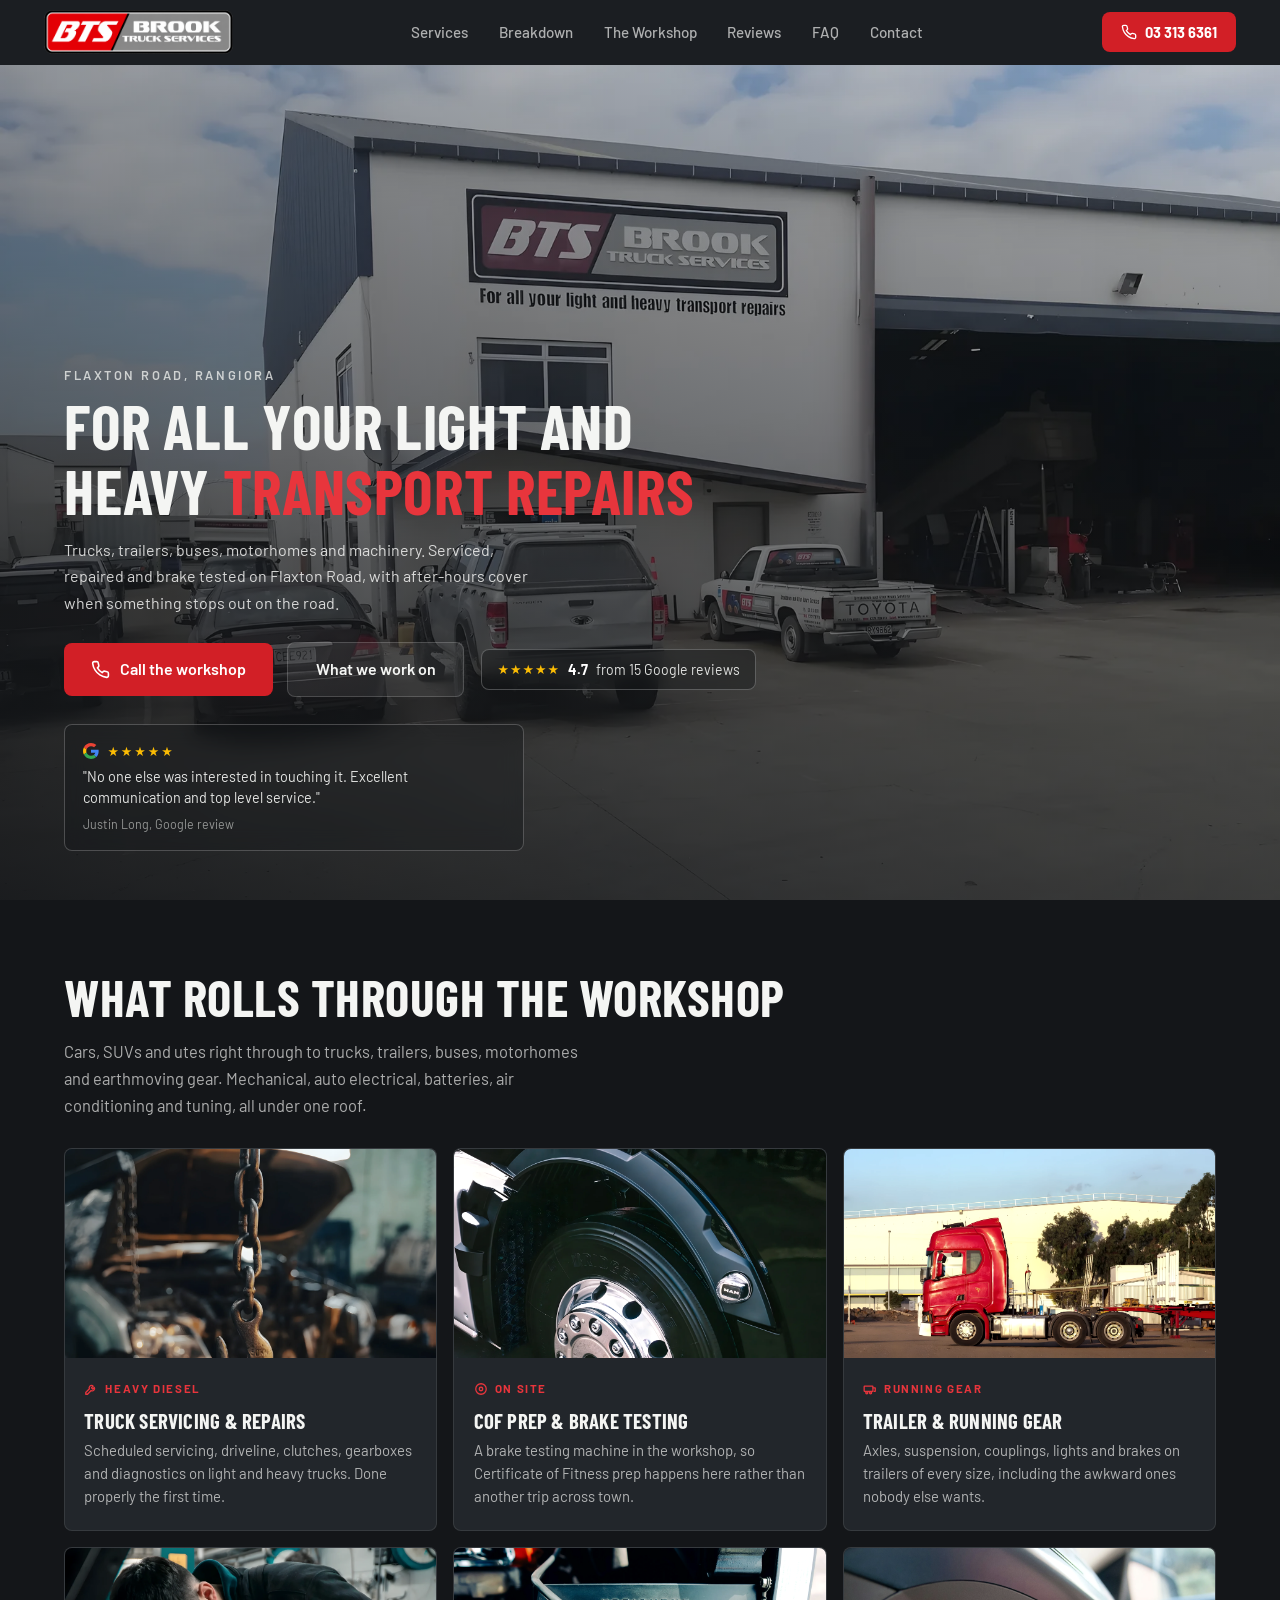
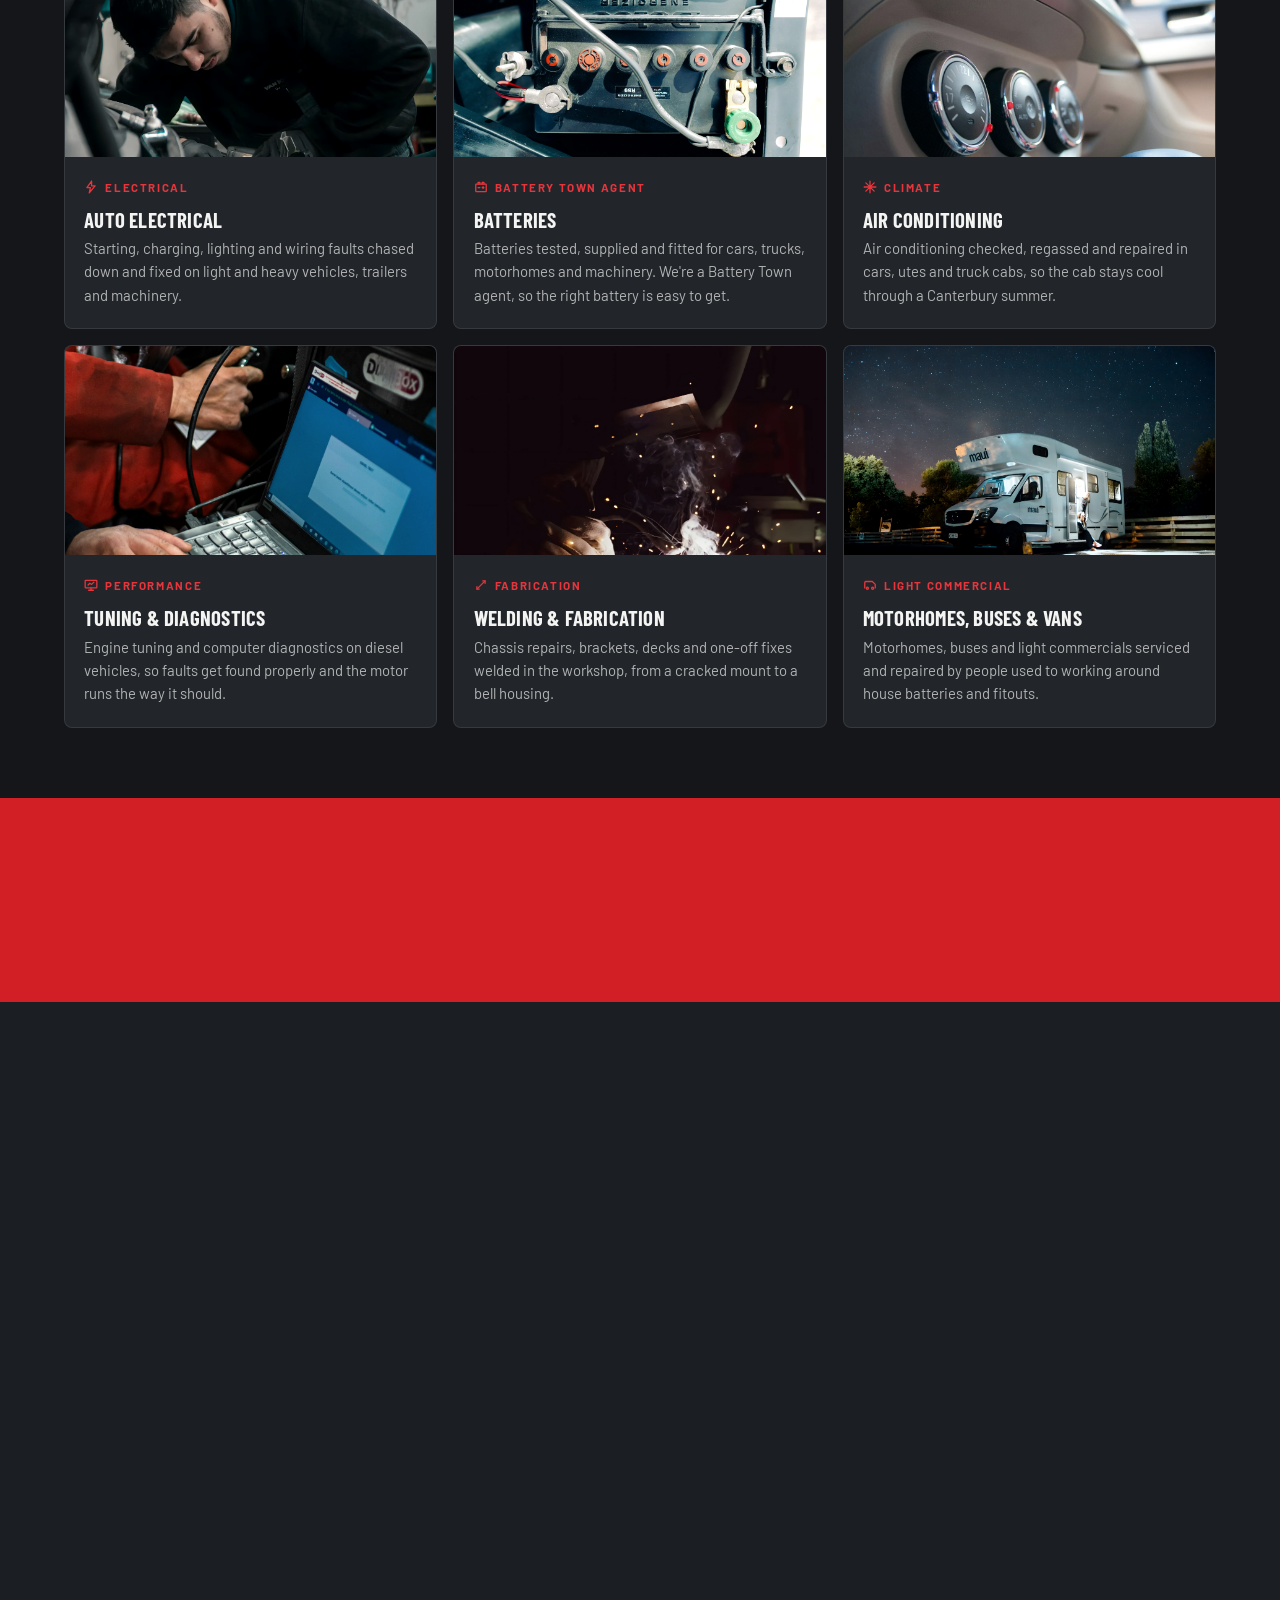
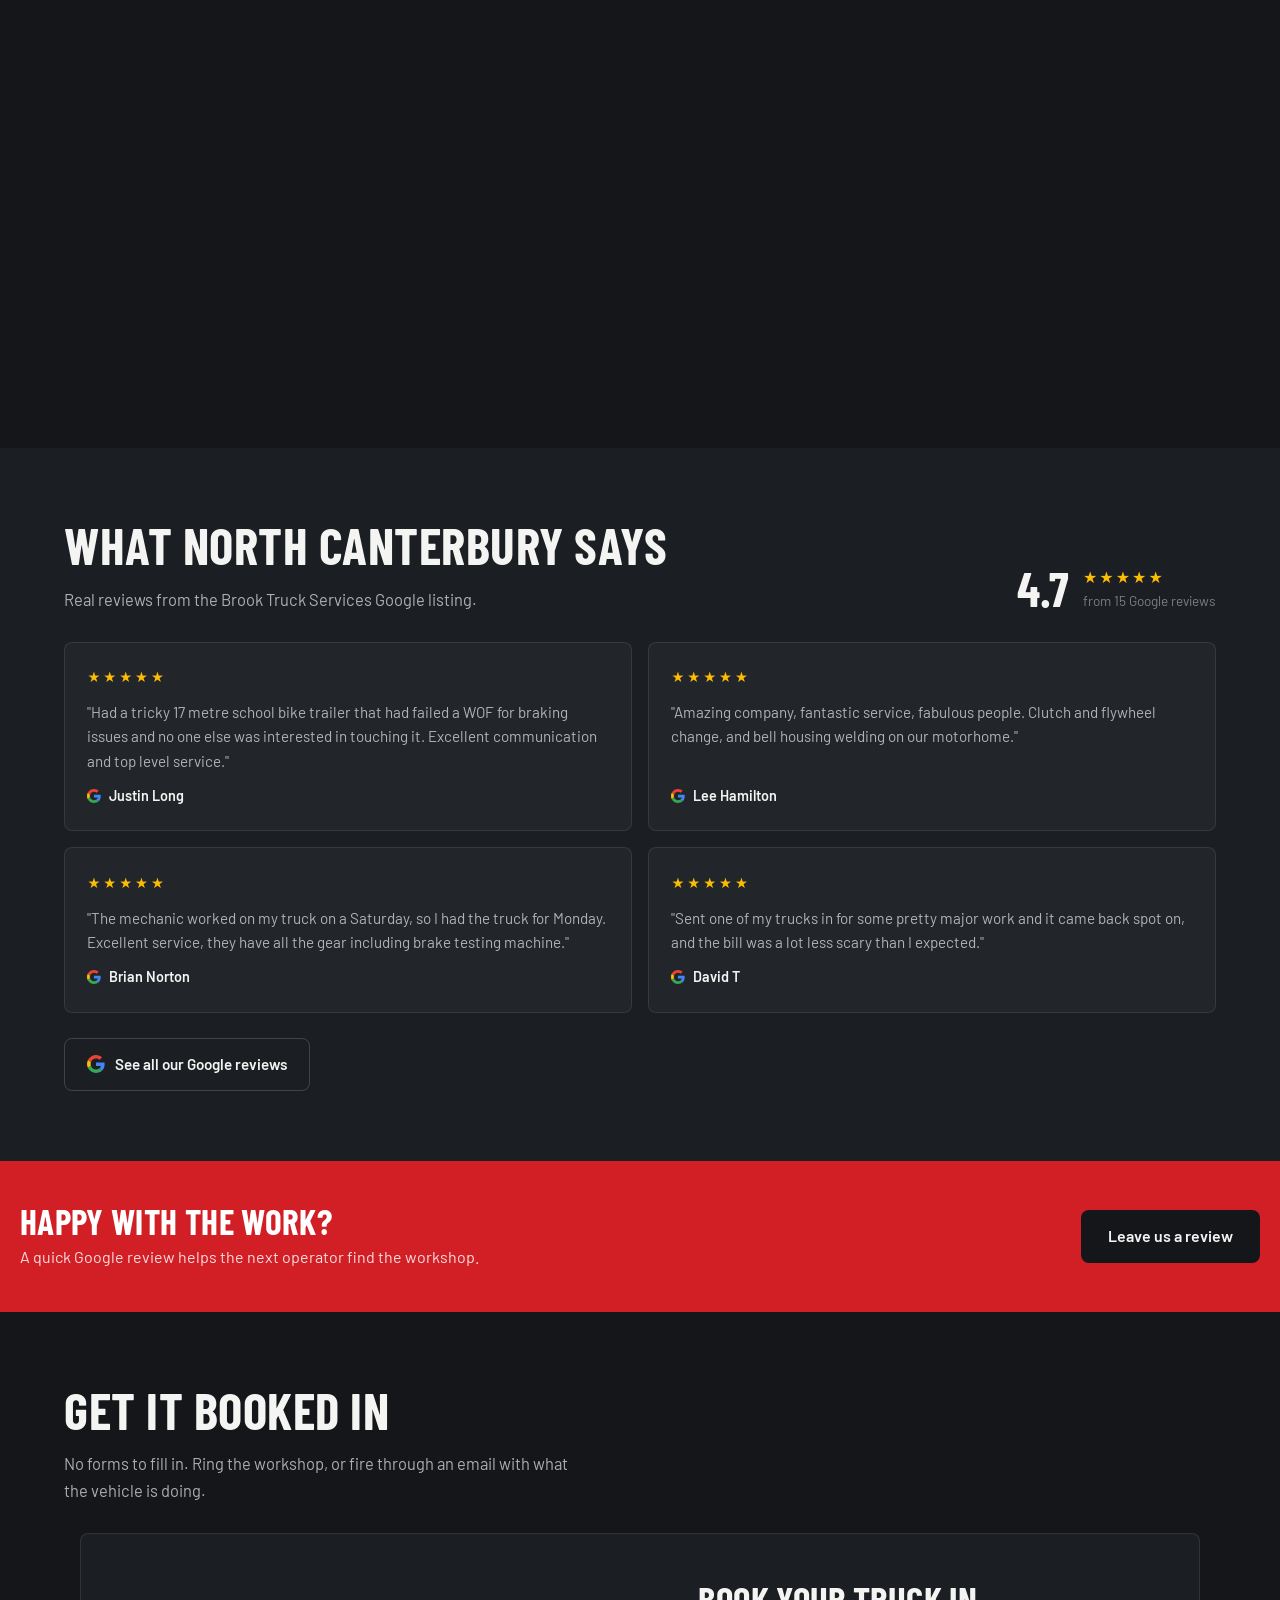
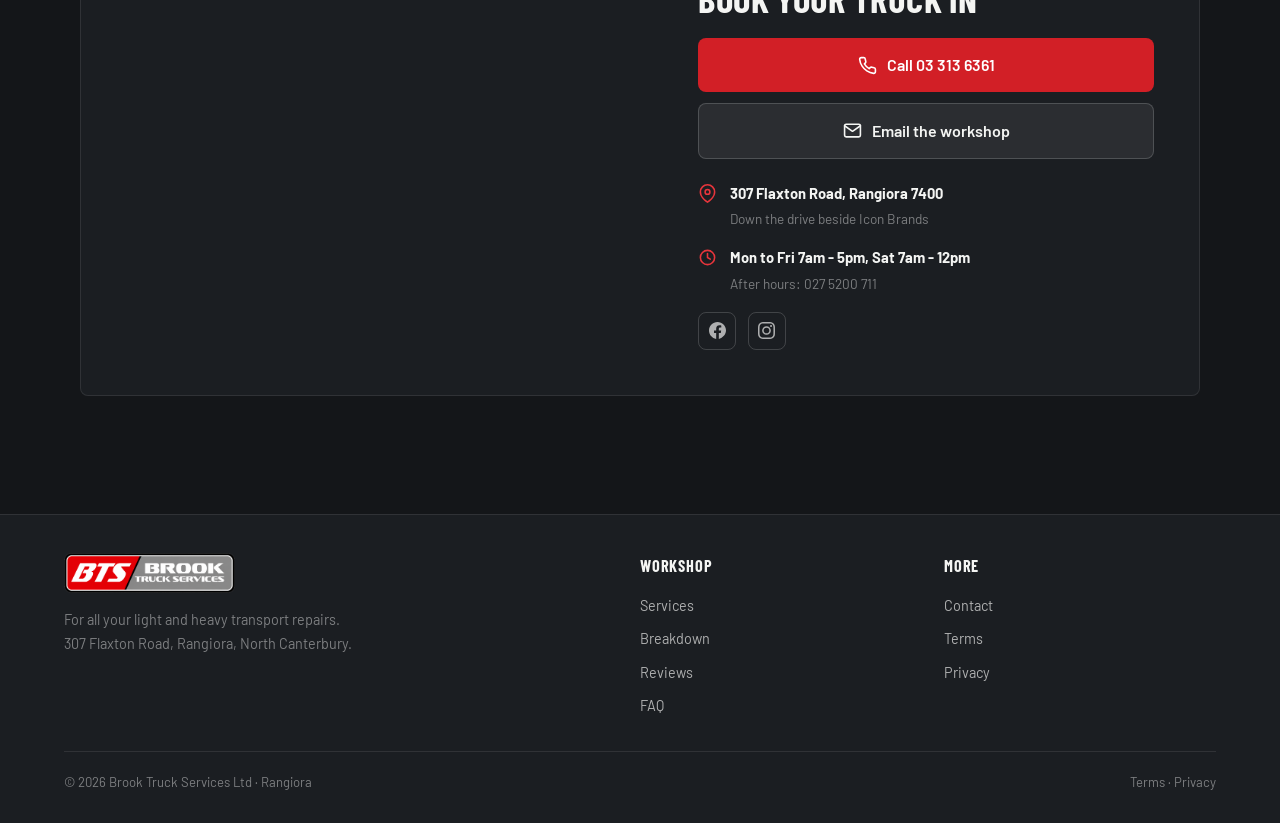
<file: index.html>
<!DOCTYPE html>
<html lang="en-NZ">
<head>
<meta charset="UTF-8">
<meta name="viewport" content="width=device-width, initial-scale=1">
<title>Brook Truck Services | Light &amp; Heavy Transport Repairs, Rangiora</title>
<meta name="description" content="Light and heavy transport repairs in Rangiora. Trucks, trailers, buses, motorhomes and machinery serviced and repaired on Flaxton Road, with brake testing on site, auto electrical, batteries, air conditioning and tuning, plus after-hours breakdown cover across North Canterbury.">
<meta name="theme-color" content="#141619">
<link rel="icon" href="img/logo-bts.png">
<meta property="og:title" content="Brook Truck Services | Light &amp; Heavy Transport Repairs, Rangiora">
<meta property="og:description" content="For all your light and heavy transport repairs. Flaxton Road, Rangiora. Brake testing on site, breakdown and after-hours service.">
<meta property="og:image" content="img/workshop.webp">
<link rel="preconnect" href="https://fonts.googleapis.com">
<link rel="preconnect" href="https://fonts.gstatic.com" crossorigin>
<link href="https://fonts.googleapis.com/css2?family=Barlow+Condensed:wght@600;700&family=Barlow:wght@400;500;600;700&display=swap" rel="stylesheet">
<link rel="preload" as="image" href="img/workshop.webp">
<link rel="stylesheet" href="css/style.css">
<script type="application/ld+json">
{"@context":"https://schema.org","@type":"AutoRepair","name":"Brook Truck Services Ltd",
"address":{"@type":"PostalAddress","streetAddress":"307 Flaxton Road","addressLocality":"Rangiora","postalCode":"7400","addressRegion":"Canterbury","addressCountry":"NZ"},
"telephone":"+6433136361",
"aggregateRating":{"@type":"AggregateRating","ratingValue":"4.7","reviewCount":"15"},
"hasMap":"https://www.google.com/maps/place/?q=place_id:ChIJb5MAUHeTMW0R9-JoJRuGGdk",
"openingHours":["Mo-Fr 07:00-17:00","Sa 07:00-12:00"]}
</script>
<script type="application/ld+json">
{"@context": "https://schema.org", "@type": "FAQPage", "mainEntity": [{"@type": "Question", "name": "What vehicles do you work on?", "acceptedAnswer": {"@type": "Answer", "text": "Everything from cars, SUVs and utes through to light and heavy trucks, trailers, buses, motorhomes and earthmoving machinery. If it runs on wheels, it fits down the drive."}}, {"@type": "Question", "name": "Can you do COF prep and brake testing?", "acceptedAnswer": {"@type": "Answer", "text": "Yes. There's a brake testing machine in the workshop, so Certificate of Fitness prep and brake checks happen on site rather than another trip across town."}}, {"@type": "Question", "name": "Do you offer breakdown and after-hours service?", "acceptedAnswer": {"@type": "Answer", "text": "Yes. Ring the workshop on 03 313 6361 during the day, or the after-hours mobile on 027 5200 711 when something stops out on the road."}}, {"@type": "Question", "name": "What are your opening hours?", "acceptedAnswer": {"@type": "Answer", "text": "Monday to Friday 7am to 5pm, and Saturday 7am to 12pm. After hours, call 027 5200 711."}}, {"@type": "Question", "name": "Where is the workshop?", "acceptedAnswer": {"@type": "Answer", "text": "307 Flaxton Road, Rangiora 7400. You'll find us down the drive beside Icon Brands."}}, {"@type": "Question", "name": "Do you repair trailers?", "acceptedAnswer": {"@type": "Answer", "text": "Yes. Axles, suspension, couplings, lights and brakes on trailers of every size, including the long and awkward ones."}}, {"@type": "Question", "name": "Can you sort auto electrical faults?", "acceptedAnswer": {"@type": "Answer", "text": "Yes. Starting, charging, lighting and wiring faults on light and heavy vehicles, trailers and machinery are diagnosed and fixed in the workshop."}}, {"@type": "Question", "name": "Do you sell and fit batteries?", "acceptedAnswer": {"@type": "Answer", "text": "Yes. We're a Battery Town agent, supplying and fitting batteries for cars, trucks, motorhomes and machinery, and testing your old one first."}}, {"@type": "Question", "name": "Do you regas and repair vehicle air conditioning?", "acceptedAnswer": {"@type": "Answer", "text": "Yes. Air conditioning in cars, utes and truck cabs is checked, regassed and repaired here."}}, {"@type": "Question", "name": "Do you do engine tuning and diagnostics?", "acceptedAnswer": {"@type": "Answer", "text": "Yes. We do engine tuning and computer diagnostics on diesel vehicles. Give the workshop a call to talk through your vehicle."}}, {"@type": "Question", "name": "Are you an MTA approved workshop?", "acceptedAnswer": {"@type": "Answer", "text": "Yes, Brook Truck Services is MTA approved."}}, {"@type": "Question", "name": "Do you work on motorhomes and buses?", "acceptedAnswer": {"@type": "Answer", "text": "Yes. Motorhomes, buses and light commercials are serviced and repaired, including clutch, flywheel and welding work."}}, {"@type": "Question", "name": "Can you do welding and fabrication?", "acceptedAnswer": {"@type": "Answer", "text": "Yes. Chassis repairs, brackets, decks and one-off fixes are welded in the workshop."}}, {"@type": "Question", "name": "How do I book my vehicle in?", "acceptedAnswer": {"@type": "Answer", "text": "Call the workshop on 03 313 6361, or email with the vehicle, what it's doing and when you need it back."}}]}
</script>
</head>
<body>

<header class="nav" id="nav">
  <div class="nav-inner">
    <a class="nav-logo" href="#top" aria-label="Brook Truck Services home">
      <img src="img/logo-bts.png" alt="BTS Brook Truck Services">
    </a>
    <nav class="nav-links" aria-label="Main">
      <a href="#services">Services</a>
      <a href="#breakdown">Breakdown</a>
      <a href="#about">The Workshop</a>
      <a href="#reviews">Reviews</a>
      <a href="#faq">FAQ</a>
      <a href="#contact">Contact</a>
    </nav>
    <a class="nav-call" href="tel:+6433136361">
      <svg viewBox="0 0 24 24"><path d="M22 16.92v3a2 2 0 0 1-2.18 2 19.79 19.79 0 0 1-8.63-3.07 19.5 19.5 0 0 1-6-6 19.79 19.79 0 0 1-3.07-8.67A2 2 0 0 1 4.11 2h3a2 2 0 0 1 2 1.72 12.84 12.84 0 0 0 .7 2.81 2 2 0 0 1-.45 2.11L8.09 9.91a16 16 0 0 0 6 6l1.27-1.27a2 2 0 0 1 2.11-.45 12.84 12.84 0 0 0 2.81.7A2 2 0 0 1 22 16.92z"/></svg>
      <span>03 313 6361</span>
    </a>
    <button class="nav-toggle" id="nav-toggle" aria-label="Open menu" aria-expanded="false">
      <svg viewBox="0 0 24 24"><line x1="3" y1="7" x2="21" y2="7"/><line x1="3" y1="12" x2="21" y2="12"/><line x1="3" y1="17" x2="21" y2="17"/></svg>
    </button>
  </div>
</header>
<div class="mobile-menu" id="mobile-menu">
  <a href="#services">Services</a>
  <a href="#breakdown">Breakdown</a>
  <a href="#about">The Workshop</a>
  <a href="#reviews">Reviews</a>
  <a href="#faq">FAQ</a>
  <a href="#contact">Contact</a>
</div>

<main id="top">

<!-- Hero -->
<section class="hero">
  <div class="hero-bg" id="hero-slides">
    <img class="is-active" src="img/workshop.webp" alt="The Brook Truck Services workshop on Flaxton Road, Rangiora" fetchpriority="high">
    <img src="img/svc-servicing.webp" alt="Truck engine under the hoist in a workshop" loading="lazy">
  </div>
  <div class="container hero-inner">
    <p class="hero-eyebrow">Flaxton Road, Rangiora</p>
    <h1>For all your light and heavy <em>transport repairs</em></h1>
    <p class="hero-sub">Trucks, trailers, buses, motorhomes and machinery. Serviced, repaired and brake tested on Flaxton Road, with after-hours cover when something stops out on the road.</p>
    <div class="hero-cta">
      <a class="btn btn--red" href="tel:+6433136361">
        <svg viewBox="0 0 24 24"><path d="M22 16.92v3a2 2 0 0 1-2.18 2 19.79 19.79 0 0 1-8.63-3.07 19.5 19.5 0 0 1-6-6 19.79 19.79 0 0 1-3.07-8.67A2 2 0 0 1 4.11 2h3a2 2 0 0 1 2 1.72 12.84 12.84 0 0 0 .7 2.81 2 2 0 0 1-.45 2.11L8.09 9.91a16 16 0 0 0 6 6l1.27-1.27a2 2 0 0 1 2.11-.45 12.84 12.84 0 0 0 2.81.7A2 2 0 0 1 22 16.92z"/></svg>
        Call the workshop
      </a>
      <a class="btn btn--ghost" href="#services">What we work on</a>
      <span class="hero-badge"><span class="stars">&#9733;&#9733;&#9733;&#9733;&#9733;</span><strong>4.7</strong> from 15 Google reviews</span>
    </div>
    <div class="hero-review" id="hero-review" aria-label="Customer reviews"></div>
  </div>
</section>

<!-- Services -->
<section class="section" id="services">
  <div class="container">
    <div class="reveal">
      <h2>What rolls through the workshop</h2>
      <p class="lede">Cars, SUVs and utes right through to trucks, trailers, buses, motorhomes and earthmoving gear. Mechanical, auto electrical, batteries, air conditioning and tuning, all under one roof.</p>
    </div>
    <div class="svc-grid reveal">
      <article class="svc-card">
        <img src="img/svc-servicing.webp" alt="Truck engine under the hoist in a workshop" loading="lazy">
        <div class="svc-card-body">
          <span class="svc-tag"><svg viewBox="0 0 24 24"><path d="M14.7 6.3a4 4 0 0 0-5.4 5.4L3 18v3h3l6.3-6.3a4 4 0 0 0 5.4-5.4l-2.8 2.8-2.1-2.1 2.9-2.7z"/></svg>Heavy diesel</span>
          <h3>Truck servicing &amp; repairs</h3>
          <p>Scheduled servicing, driveline, clutches, gearboxes and diagnostics on light and heavy trucks. Done properly the first time.</p>
        </div>
      </article>
      <article class="svc-card">
        <img src="img/svc-brakes.webp" alt="Heavy truck wheel and brake assembly" loading="lazy">
        <div class="svc-card-body">
          <span class="svc-tag"><svg viewBox="0 0 24 24"><circle cx="12" cy="12" r="9"/><circle cx="12" cy="12" r="3"/></svg>On site</span>
          <h3>COF prep &amp; brake testing</h3>
          <p>A brake testing machine in the workshop, so Certificate of Fitness prep happens here rather than another trip across town.</p>
        </div>
      </article>
      <article class="svc-card">
        <img src="img/svc-trailer.webp" alt="Truck tractor unit with trailer chassis behind" loading="lazy">
        <div class="svc-card-body">
          <span class="svc-tag"><svg viewBox="0 0 24 24"><rect x="2" y="7" width="15" height="9" rx="1"/><circle cx="6.5" cy="18.5" r="1.8"/><circle cx="13" cy="18.5" r="1.8"/><path d="M17 10h4v6h-2"/></svg>Running gear</span>
          <h3>Trailer &amp; running gear</h3>
          <p>Axles, suspension, couplings, lights and brakes on trailers of every size, including the awkward ones nobody else wants.</p>
        </div>
      </article>
      <article class="svc-card">
        <img src="img/svc-electrical.webp" alt="Mechanic working through an engine bay with a torch" loading="lazy">
        <div class="svc-card-body">
          <span class="svc-tag"><svg viewBox="0 0 24 24"><polyline points="13 2 5 13 11 13 9 22 19 10 13 10 13 2"/></svg>Electrical</span>
          <h3>Auto electrical</h3>
          <p>Starting, charging, lighting and wiring faults chased down and fixed on light and heavy vehicles, trailers and machinery.</p>
        </div>
      </article>
      <article class="svc-card">
        <img src="img/svc-batteries.webp" alt="Vehicle battery with cables connected to the terminals" loading="lazy">
        <div class="svc-card-body">
          <span class="svc-tag"><svg viewBox="0 0 24 24"><rect x="3" y="7" width="18" height="13" rx="1"/><path d="M7 7V4h3v3M14 7V4h3v3M7 13h3M15.5 11.5v3M14 13h3"/></svg>Battery Town agent</span>
          <h3>Batteries</h3>
          <p>Batteries tested, supplied and fitted for cars, trucks, motorhomes and machinery. We're a Battery Town agent, so the right battery is easy to get.</p>
        </div>
      </article>
      <article class="svc-card">
        <img src="img/svc-aircon.webp" alt="Climate control dials on a vehicle dashboard" loading="lazy">
        <div class="svc-card-body">
          <span class="svc-tag"><svg viewBox="0 0 24 24"><path d="M12 2v20M4.9 4.9l14.2 14.2M2 12h20M4.9 19.1 19.1 4.9"/></svg>Climate</span>
          <h3>Air conditioning</h3>
          <p>Air conditioning checked, regassed and repaired in cars, utes and truck cabs, so the cab stays cool through a Canterbury summer.</p>
        </div>
      </article>
      <article class="svc-card">
        <img src="img/svc-tuning.webp" alt="Technician running diagnostic software on a laptop plugged into a vehicle" loading="lazy">
        <div class="svc-card-body">
          <span class="svc-tag"><svg viewBox="0 0 24 24"><rect x="2" y="4" width="20" height="13" rx="1"/><path d="M8 21h8M12 17v4M7 12l3-3 3 2 4-4"/></svg>Performance</span>
          <h3>Tuning &amp; diagnostics</h3>
          <p>Engine tuning and computer diagnostics on diesel vehicles, so faults get found properly and the motor runs the way it should.</p>
        </div>
      </article>
      <article class="svc-card">
        <img src="img/svc-welding.webp" alt="Welder working with sparks in a dark workshop" loading="lazy">
        <div class="svc-card-body">
          <span class="svc-tag"><svg viewBox="0 0 24 24"><path d="M5 19 19 5"/><path d="M15 5h4v4"/><path d="M5 15v4h4"/></svg>Fabrication</span>
          <h3>Welding &amp; fabrication</h3>
          <p>Chassis repairs, brackets, decks and one-off fixes welded in the workshop, from a cracked mount to a bell housing.</p>
        </div>
      </article>
      <article class="svc-card">
        <img src="img/svc-motorhome.webp" alt="Motorhome parked at night under the stars" loading="lazy">
        <div class="svc-card-body">
          <span class="svc-tag"><svg viewBox="0 0 24 24"><path d="M3 17V8a2 2 0 0 1 2-2h11l5 5v6"/><circle cx="7.5" cy="17.5" r="1.8"/><circle cx="16.5" cy="17.5" r="1.8"/></svg>Light commercial</span>
          <h3>Motorhomes, buses &amp; vans</h3>
          <p>Motorhomes, buses and light commercials serviced and repaired by people used to working around house batteries and fitouts.</p>
        </div>
      </article>
    </div>
  </div>
</section>

<!-- Breakdown band -->
<section class="breakdown" id="breakdown">
  <div class="container breakdown-inner reveal">
    <div>
      <h2>A truck on the side of the road isn't earning</h2>
      <p>Breakdown and after-hours service is part of what Brook Truck Services does. Ring the workshop during the day, or the after-hours mobile when it's not.</p>
    </div>
    <a class="btn btn--coal" href="tel:+64275200711">
      <svg viewBox="0 0 24 24"><path d="M22 16.92v3a2 2 0 0 1-2.18 2 19.79 19.79 0 0 1-8.63-3.07 19.5 19.5 0 0 1-6-6 19.79 19.79 0 0 1-3.07-8.67A2 2 0 0 1 4.11 2h3a2 2 0 0 1 2 1.72 12.84 12.84 0 0 0 .7 2.81 2 2 0 0 1-.45 2.11L8.09 9.91a16 16 0 0 0 6 6l1.27-1.27a2 2 0 0 1 2.11-.45 12.84 12.84 0 0 0 2.81.7A2 2 0 0 1 22 16.92z"/></svg>
      After hours: 027 5200 711
    </a>
  </div>
</section>

<!-- About -->
<section class="section section--band" id="about">
  <div class="container about reveal">
    <div class="about-media">
      <img src="img/workshop.webp" alt="The Brook Truck Services workshop on Flaxton Road, Rangiora" loading="lazy">
      <span class="about-tag">307 Flaxton Road<small>Rangiora 7400</small></span>
    </div>
    <div>
      <h2>The workshop down the drive</h2>
      <p>Brook Truck Services is a light and heavy transport repair workshop on Flaxton Road in Rangiora, working for the transport operators, contractors, farmers and owner-drivers of North Canterbury. You will find us down the drive beside Icon Brands.</p>
      <ul class="about-points">
        <li><svg viewBox="0 0 24 24"><polyline points="20 6 9 17 4 12"/></svg><span>Brake testing machine on site for COF prep</span></li>
        <li><svg viewBox="0 0 24 24"><polyline points="20 6 9 17 4 12"/></svg><span>Open from 7am, Monday to Saturday</span></li>
        <li><svg viewBox="0 0 24 24"><polyline points="20 6 9 17 4 12"/></svg><span>Breakdown and after-hours cover across North Canterbury</span></li>
        <li><svg viewBox="0 0 24 24"><polyline points="20 6 9 17 4 12"/></svg><span>Light vehicles through to heavy machinery, one workshop</span></li>
        <li><svg viewBox="0 0 24 24"><polyline points="20 6 9 17 4 12"/></svg><span>MTA approved workshop and Battery Town agent</span></li>
      </ul>
      <div class="accred">
        <img src="img/mta-assured.svg" alt="MTA Assured" width="64" height="64">
        <img src="img/battery-town.png" alt="Battery Town, nationwide battery specialists" width="109" height="64">
      </div>
    </div>
  </div>
</section>

<!-- Crew -->
<section class="section" id="crew">
  <div class="container">
    <div class="reveal">
      <h2>Who you deal with</h2>
      <p class="lede">Ring the workshop and you get the person doing the work, not a call centre.</p>
    </div>
    <div class="crew-grid reveal">
      <article class="crew-card">
        <div class="crew-ini">J</div>
        <h3>Jason</h3>
        <p class="crew-role">Owner / Workshop</p>
        <p>The one who picks up the phone. Quotes the work, books it in and keeps you posted while it's on the hoist.</p>
      </article>
      <article class="crew-card">
        <div class="crew-ini">HD</div>
        <h3>Heavy diesel technicians</h3>
        <p class="crew-role">On the tools</p>
        <p>Servicing, driveline, brakes and diagnostics on trucks, buses and machinery, day in and day out.</p>
      </article>
      <article class="crew-card">
        <div class="crew-ini">WF</div>
        <h3>Welding &amp; fabrication</h3>
        <p class="crew-role">In the bay</p>
        <p>The welding and fabrication side of the workshop, for the repairs a parts catalogue cannot fix.</p>
      </article>
    </div>
  </div>
</section>

<!-- FAQ -->
<section class="section" id="faq">
  <div class="container">
    <div class="reveal">
      <h2>Common questions</h2>
      <p class="lede">The things people ask the workshop most. Anything else, give us a ring.</p>
    </div>
    <div class="faq-list reveal">
      <details class="faq-item">
        <summary>What vehicles do you work on?<svg viewBox="0 0 24 24" aria-hidden="true"><polyline points="6 9 12 15 18 9"/></svg></summary>
        <p>Everything from cars, SUVs and utes through to light and heavy trucks, trailers, buses, motorhomes and earthmoving machinery. If it runs on wheels, it fits down the drive.</p>
      </details>
      <details class="faq-item">
        <summary>Can you do COF prep and brake testing?<svg viewBox="0 0 24 24" aria-hidden="true"><polyline points="6 9 12 15 18 9"/></svg></summary>
        <p>Yes. There&#x27;s a brake testing machine in the workshop, so Certificate of Fitness prep and brake checks happen on site rather than another trip across town.</p>
      </details>
      <details class="faq-item">
        <summary>Do you offer breakdown and after-hours service?<svg viewBox="0 0 24 24" aria-hidden="true"><polyline points="6 9 12 15 18 9"/></svg></summary>
        <p>Yes. Ring the workshop on 03 313 6361 during the day, or the after-hours mobile on 027 5200 711 when something stops out on the road.</p>
      </details>
      <details class="faq-item">
        <summary>What are your opening hours?<svg viewBox="0 0 24 24" aria-hidden="true"><polyline points="6 9 12 15 18 9"/></svg></summary>
        <p>Monday to Friday 7am to 5pm, and Saturday 7am to 12pm. After hours, call 027 5200 711.</p>
      </details>
      <details class="faq-item">
        <summary>Where is the workshop?<svg viewBox="0 0 24 24" aria-hidden="true"><polyline points="6 9 12 15 18 9"/></svg></summary>
        <p>307 Flaxton Road, Rangiora 7400. You&#x27;ll find us down the drive beside Icon Brands.</p>
      </details>
      <details class="faq-item">
        <summary>Do you repair trailers?<svg viewBox="0 0 24 24" aria-hidden="true"><polyline points="6 9 12 15 18 9"/></svg></summary>
        <p>Yes. Axles, suspension, couplings, lights and brakes on trailers of every size, including the long and awkward ones.</p>
      </details>
      <details class="faq-item">
        <summary>Can you sort auto electrical faults?<svg viewBox="0 0 24 24" aria-hidden="true"><polyline points="6 9 12 15 18 9"/></svg></summary>
        <p>Yes. Starting, charging, lighting and wiring faults on light and heavy vehicles, trailers and machinery are diagnosed and fixed in the workshop.</p>
      </details>
      <details class="faq-item">
        <summary>Do you sell and fit batteries?<svg viewBox="0 0 24 24" aria-hidden="true"><polyline points="6 9 12 15 18 9"/></svg></summary>
        <p>Yes. We&#x27;re a Battery Town agent, supplying and fitting batteries for cars, trucks, motorhomes and machinery, and testing your old one first.</p>
      </details>
      <details class="faq-item">
        <summary>Do you regas and repair vehicle air conditioning?<svg viewBox="0 0 24 24" aria-hidden="true"><polyline points="6 9 12 15 18 9"/></svg></summary>
        <p>Yes. Air conditioning in cars, utes and truck cabs is checked, regassed and repaired here.</p>
      </details>
      <details class="faq-item">
        <summary>Do you do engine tuning and diagnostics?<svg viewBox="0 0 24 24" aria-hidden="true"><polyline points="6 9 12 15 18 9"/></svg></summary>
        <p>Yes. We do engine tuning and computer diagnostics on diesel vehicles. Give the workshop a call to talk through your vehicle.</p>
      </details>
      <details class="faq-item">
        <summary>Are you an MTA approved workshop?<svg viewBox="0 0 24 24" aria-hidden="true"><polyline points="6 9 12 15 18 9"/></svg></summary>
        <p>Yes, Brook Truck Services is MTA approved.</p>
      </details>
      <details class="faq-item">
        <summary>Do you work on motorhomes and buses?<svg viewBox="0 0 24 24" aria-hidden="true"><polyline points="6 9 12 15 18 9"/></svg></summary>
        <p>Yes. Motorhomes, buses and light commercials are serviced and repaired, including clutch, flywheel and welding work.</p>
      </details>
      <details class="faq-item">
        <summary>Can you do welding and fabrication?<svg viewBox="0 0 24 24" aria-hidden="true"><polyline points="6 9 12 15 18 9"/></svg></summary>
        <p>Yes. Chassis repairs, brackets, decks and one-off fixes are welded in the workshop.</p>
      </details>
      <details class="faq-item">
        <summary>How do I book my vehicle in?<svg viewBox="0 0 24 24" aria-hidden="true"><polyline points="6 9 12 15 18 9"/></svg></summary>
        <p>Call the workshop on 03 313 6361, or email with the vehicle, what it&#x27;s doing and when you need it back.</p>
      </details>
    </div>
  </div>
</section>

<!-- Reviews -->
<section class="section section--band" id="reviews">
  <div class="container">
    <div class="rev-head reveal">
      <div>
        <h2>What North Canterbury says</h2>
        <p class="lede">Real reviews from the Brook Truck Services Google listing.</p>
      </div>
      <div class="rev-score">
        <span class="big">4.7</span>
        <div>
          <div class="stars" aria-hidden="true">&#9733;&#9733;&#9733;&#9733;&#9733;</div>
          <p class="meta">from 15 Google reviews</p>
        </div>
      </div>
    </div>
    <div class="reviews-grid reveal">
      <article class="review-card">
        <div class="review-stars" aria-label="5 stars">&#9733;&#9733;&#9733;&#9733;&#9733;</div>
        <blockquote>"Had a tricky 17 metre school bike trailer that had failed a WOF for braking issues and no one else was interested in touching it. Excellent communication and top level service."</blockquote>
        <cite><svg class="g-mark" viewBox="0 0 48 48" aria-hidden="true"><path fill="#EA4335" d="M24 9.5c3.54 0 6.71 1.22 9.21 3.6l6.85-6.85C35.9 2.38 30.47 0 24 0 14.62 0 6.51 5.38 2.56 13.22l7.98 6.19C12.43 13.72 17.74 9.5 24 9.5z"/><path fill="#4285F4" d="M46.98 24.55c0-1.57-.15-3.09-.38-4.55H24v9.02h12.94c-.58 2.96-2.26 5.48-4.78 7.18l7.73 6c4.51-4.18 7.09-10.36 7.09-17.65z"/><path fill="#FBBC05" d="M10.53 28.59c-.48-1.45-.76-2.99-.76-4.59s.27-3.14.76-4.59l-7.98-6.19C.92 16.46 0 20.12 0 24c0 3.88.92 7.54 2.56 10.78l7.97-6.19z"/><path fill="#34A853" d="M24 48c6.48 0 11.93-2.13 15.89-5.81l-7.73-6c-2.15 1.45-4.92 2.3-8.16 2.3-6.26 0-11.57-4.22-13.47-9.91l-7.98 6.19C6.51 42.62 14.62 48 24 48z"/></svg>Justin Long</cite>
      </article>
      <article class="review-card">
        <div class="review-stars" aria-label="5 stars">&#9733;&#9733;&#9733;&#9733;&#9733;</div>
        <blockquote>"Amazing company, fantastic service, fabulous people. Clutch and flywheel change, and bell housing welding on our motorhome."</blockquote>
        <cite><svg class="g-mark" viewBox="0 0 48 48" aria-hidden="true"><path fill="#EA4335" d="M24 9.5c3.54 0 6.71 1.22 9.21 3.6l6.85-6.85C35.9 2.38 30.47 0 24 0 14.62 0 6.51 5.38 2.56 13.22l7.98 6.19C12.43 13.72 17.74 9.5 24 9.5z"/><path fill="#4285F4" d="M46.98 24.55c0-1.57-.15-3.09-.38-4.55H24v9.02h12.94c-.58 2.96-2.26 5.48-4.78 7.18l7.73 6c4.51-4.18 7.09-10.36 7.09-17.65z"/><path fill="#FBBC05" d="M10.53 28.59c-.48-1.45-.76-2.99-.76-4.59s.27-3.14.76-4.59l-7.98-6.19C.92 16.46 0 20.12 0 24c0 3.88.92 7.54 2.56 10.78l7.97-6.19z"/><path fill="#34A853" d="M24 48c6.48 0 11.93-2.13 15.89-5.81l-7.73-6c-2.15 1.45-4.92 2.3-8.16 2.3-6.26 0-11.57-4.22-13.47-9.91l-7.98 6.19C6.51 42.62 14.62 48 24 48z"/></svg>Lee Hamilton</cite>
      </article>
      <article class="review-card">
        <div class="review-stars" aria-label="5 stars">&#9733;&#9733;&#9733;&#9733;&#9733;</div>
        <blockquote>"The mechanic worked on my truck on a Saturday, so I had the truck for Monday. Excellent service, they have all the gear including brake testing machine."</blockquote>
        <cite><svg class="g-mark" viewBox="0 0 48 48" aria-hidden="true"><path fill="#EA4335" d="M24 9.5c3.54 0 6.71 1.22 9.21 3.6l6.85-6.85C35.9 2.38 30.47 0 24 0 14.62 0 6.51 5.38 2.56 13.22l7.98 6.19C12.43 13.72 17.74 9.5 24 9.5z"/><path fill="#4285F4" d="M46.98 24.55c0-1.57-.15-3.09-.38-4.55H24v9.02h12.94c-.58 2.96-2.26 5.48-4.78 7.18l7.73 6c4.51-4.18 7.09-10.36 7.09-17.65z"/><path fill="#FBBC05" d="M10.53 28.59c-.48-1.45-.76-2.99-.76-4.59s.27-3.14.76-4.59l-7.98-6.19C.92 16.46 0 20.12 0 24c0 3.88.92 7.54 2.56 10.78l7.97-6.19z"/><path fill="#34A853" d="M24 48c6.48 0 11.93-2.13 15.89-5.81l-7.73-6c-2.15 1.45-4.92 2.3-8.16 2.3-6.26 0-11.57-4.22-13.47-9.91l-7.98 6.19C6.51 42.62 14.62 48 24 48z"/></svg>Brian Norton</cite>
      </article>
      <article class="review-card">
        <div class="review-stars" aria-label="5 stars">&#9733;&#9733;&#9733;&#9733;&#9733;</div>
        <blockquote>"Sent one of my trucks in for some pretty major work and it came back spot on, and the bill was a lot less scary than I expected."</blockquote>
        <cite><svg class="g-mark" viewBox="0 0 48 48" aria-hidden="true"><path fill="#EA4335" d="M24 9.5c3.54 0 6.71 1.22 9.21 3.6l6.85-6.85C35.9 2.38 30.47 0 24 0 14.62 0 6.51 5.38 2.56 13.22l7.98 6.19C12.43 13.72 17.74 9.5 24 9.5z"/><path fill="#4285F4" d="M46.98 24.55c0-1.57-.15-3.09-.38-4.55H24v9.02h12.94c-.58 2.96-2.26 5.48-4.78 7.18l7.73 6c4.51-4.18 7.09-10.36 7.09-17.65z"/><path fill="#FBBC05" d="M10.53 28.59c-.48-1.45-.76-2.99-.76-4.59s.27-3.14.76-4.59l-7.98-6.19C.92 16.46 0 20.12 0 24c0 3.88.92 7.54 2.56 10.78l7.97-6.19z"/><path fill="#34A853" d="M24 48c6.48 0 11.93-2.13 15.89-5.81l-7.73-6c-2.15 1.45-4.92 2.3-8.16 2.3-6.26 0-11.57-4.22-13.47-9.91l-7.98 6.19C6.51 42.62 14.62 48 24 48z"/></svg>David T</cite>
      </article>
    </div>
    <a class="gbtn reveal" href="https://www.google.com/maps/place/?q=place_id:ChIJb5MAUHeTMW0R9-JoJRuGGdk" target="_blank" rel="noopener">
      <svg class="g-mark" viewBox="0 0 48 48" aria-hidden="true"><path fill="#EA4335" d="M24 9.5c3.54 0 6.71 1.22 9.21 3.6l6.85-6.85C35.9 2.38 30.47 0 24 0 14.62 0 6.51 5.38 2.56 13.22l7.98 6.19C12.43 13.72 17.74 9.5 24 9.5z"/><path fill="#4285F4" d="M46.98 24.55c0-1.57-.15-3.09-.38-4.55H24v9.02h12.94c-.58 2.96-2.26 5.48-4.78 7.18l7.73 6c4.51-4.18 7.09-10.36 7.09-17.65z"/><path fill="#FBBC05" d="M10.53 28.59c-.48-1.45-.76-2.99-.76-4.59s.27-3.14.76-4.59l-7.98-6.19C.92 16.46 0 20.12 0 24c0 3.88.92 7.54 2.56 10.78l7.97-6.19z"/><path fill="#34A853" d="M24 48c6.48 0 11.93-2.13 15.89-5.81l-7.73-6c-2.15 1.45-4.92 2.3-8.16 2.3-6.26 0-11.57-4.22-13.47-9.91l-7.98 6.19C6.51 42.62 14.62 48 24 48z"/></svg>
      See all our Google reviews
    </a>
  </div>
</section>

<!-- Leave a review -->
<section class="breakdown">
  <div class="container breakdown-inner reveal">
    <div>
      <h2>Happy with the work?</h2>
      <p>A quick Google review helps the next operator find the workshop.</p>
    </div>
    <a class="btn btn--coal" href="https://search.google.com/local/writereview?placeid=ChIJb5MAUHeTMW0R9-JoJRuGGdk" target="_blank" rel="noopener">Leave us a review</a>
  </div>
</section>

<!-- Contact -->
<section class="section" id="contact">
  <div class="container">
    <div class="reveal">
      <h2>Get it booked in</h2>
      <p class="lede">No forms to fill in. Ring the workshop, or fire through an email with what the vehicle is doing.</p>
    </div>
    <div class="contact-wrap reveal">
      <div class="contact-map">
        <iframe src="https://maps.google.com/maps?q=Brook+Truck+Services+Ltd,+307+Flaxton+Road,+Rangiora+7400,+New+Zealand&z=15&output=embed" title="Map showing Brook Truck Services at 307 Flaxton Road, Rangiora" loading="lazy" referrerpolicy="no-referrer-when-downgrade" allowfullscreen></iframe>
      </div>
      <div class="contact-info">
        <h2>Book your truck in</h2>
        <div class="contact-buttons">
          <a class="btn btn--red" href="tel:+6433136361">
            <svg viewBox="0 0 24 24"><path d="M22 16.92v3a2 2 0 0 1-2.18 2 19.79 19.79 0 0 1-8.63-3.07 19.5 19.5 0 0 1-6-6 19.79 19.79 0 0 1-3.07-8.67A2 2 0 0 1 4.11 2h3a2 2 0 0 1 2 1.72 12.84 12.84 0 0 0 .7 2.81 2 2 0 0 1-.45 2.11L8.09 9.91a16 16 0 0 0 6 6l1.27-1.27a2 2 0 0 1 2.11-.45 12.84 12.84 0 0 0 2.81.7A2 2 0 0 1 22 16.92z"/></svg>
            Call 03 313 6361
          </a>
          <a class="btn btn--ghost" href="#" data-gmail
             data-user="jason" data-domain="brooktrucks2024.co.nz"
             data-su="Booking%20enquiry%20-%20Brook%20Truck%20Services"
             data-body="Hi%20Jason%2C%0A%0AVehicle%3A%20%0AWhat%20it%27s%20doing%3A%20%0AWhen%20I%20need%20it%3A%20%0A%0AName%3A%20%0APhone%3A%20">
            <svg viewBox="0 0 24 24"><path d="M4 4h16c1.1 0 2 .9 2 2v12c0 1.1-.9 2-2 2H4c-1.1 0-2-.9-2-2V6c0-1.1.9-2 2-2z"/><polyline points="22,6 12,13 2,6"/></svg>
            Email the workshop
          </a>
        </div>
        <ul class="contact-list">
          <li>
            <svg viewBox="0 0 24 24"><path d="M21 10c0 7-9 13-9 13s-9-6-9-13a9 9 0 0 1 18 0z"/><circle cx="12" cy="10" r="3"/></svg>
            <div><strong>307 Flaxton Road, Rangiora 7400</strong><span>Down the drive beside Icon Brands</span></div>
          </li>
          <li>
            <svg viewBox="0 0 24 24"><circle cx="12" cy="12" r="9"/><polyline points="12 7 12 12 15.5 14"/></svg>
            <div><strong>Mon to Fri 7am - 5pm, Sat 7am - 12pm</strong><span>After hours: 027 5200 711</span></div>
          </li>
        </ul>
        <div class="socials">
          <a href="https://www.facebook.com/p/Brook-Truck-Services-Rangiora-61568254635603/" target="_blank" rel="noopener" aria-label="Brook Truck Services on Facebook">
            <svg viewBox="0 0 24 24"><path d="M24 12.07C24 5.41 18.63 0 12 0S0 5.4 0 12.07C0 18.1 4.39 23.1 10.13 24v-8.44H7.08v-3.49h3.04V9.41c0-3.02 1.8-4.7 4.54-4.7 1.31 0 2.68.24 2.68.24v2.97h-1.5c-1.5 0-1.96.93-1.96 1.89v2.26h3.32l-.53 3.49h-2.8V24C18.34 23.1 24 18.1 24 12.07z"/></svg>
          </a>
          <a href="https://www.instagram.com/explore/search/keyword/?q=brook%20truck%20services" target="_blank" rel="noopener" aria-label="Brook Truck Services on Instagram">
            <svg viewBox="0 0 24 24"><path d="M12 2.16c3.2 0 3.58.01 4.85.07 1.17.05 1.8.25 2.23.41.56.22.96.48 1.38.9.42.42.68.82.9 1.38.16.42.36 1.06.41 2.23.06 1.27.07 1.65.07 4.85s-.01 3.58-.07 4.85c-.05 1.17-.25 1.8-.41 2.23-.22.56-.48.96-.9 1.38-.42.42-.82.68-1.38.9-.42.16-1.06.36-2.23.41-1.27.06-1.65.07-4.85.07s-3.58-.01-4.85-.07c-1.17-.05-1.8-.25-2.23-.41a3.72 3.72 0 0 1-1.38-.9 3.72 3.72 0 0 1-.9-1.38c-.16-.42-.36-1.06-.41-2.23-.06-1.27-.07-1.65-.07-4.85s.01-3.58.07-4.85c.05-1.17.25-1.8.41-2.23.22-.56.48-.96.9-1.38.42-.42.82-.68 1.38-.9.42-.16 1.06-.36 2.23-.41 1.27-.06 1.65-.07 4.85-.07M12 0C8.74 0 8.33.01 7.05.07 5.78.13 4.9.33 4.14.63c-.79.3-1.46.72-2.13 1.38A5.9 5.9 0 0 0 .63 4.14C.33 4.9.13 5.78.07 7.05.01 8.33 0 8.74 0 12s.01 3.67.07 4.95c.06 1.27.26 2.15.56 2.91.3.79.72 1.46 1.38 2.13a5.9 5.9 0 0 0 2.13 1.38c.76.3 1.64.5 2.91.56 1.28.06 1.69.07 4.95.07s3.67-.01 4.95-.07c1.27-.06 2.15-.26 2.91-.56a5.9 5.9 0 0 0 2.13-1.38 5.9 5.9 0 0 0 1.38-2.13c.3-.76.5-1.64.56-2.91.06-1.28.07-1.69.07-4.95s-.01-3.67-.07-4.95c-.06-1.27-.26-2.15-.56-2.91a5.9 5.9 0 0 0-1.38-2.13A5.9 5.9 0 0 0 19.86.63c-.76-.3-1.64-.5-2.91-.56C15.67.01 15.26 0 12 0z"/><path d="M12 5.84A6.16 6.16 0 1 0 18.16 12 6.16 6.16 0 0 0 12 5.84zm0 10.15A3.99 3.99 0 1 1 16 12a3.99 3.99 0 0 1-4 3.99z"/><circle cx="18.41" cy="5.59" r="1.44"/></svg>
          </a>
        </div>
      </div>
    </div>
  </div>
</section>

</main>

<footer>
  <div class="container">
    <div class="footer-grid">
      <div>
        <img class="footer-logo" src="img/logo-bts.png" alt="BTS Brook Truck Services">
        <p>For all your light and heavy transport repairs. 307 Flaxton Road, Rangiora, North Canterbury.</p>
      </div>
      <div>
        <h4>Workshop</h4>
        <ul>
          <li><a href="#services">Services</a></li>
          <li><a href="#breakdown">Breakdown</a></li>
          <li><a href="#reviews">Reviews</a></li>
          <li><a href="#faq">FAQ</a></li>
        </ul>
      </div>
      <div>
        <h4>More</h4>
        <ul>
          <li><a href="#contact">Contact</a></li>
          <li><a href="terms.html">Terms</a></li>
          <li><a href="privacy.html">Privacy</a></li>
        </ul>
      </div>
    </div>
    <div class="footer-bottom">
      <span>&copy; <span data-year>2026</span> Brook Truck Services Ltd &middot; Rangiora</span>
      <span><a href="terms.html">Terms</a> &middot; <a href="privacy.html">Privacy</a></span>
    </div>
  </div>
</footer>

<script src="js/site.js"></script>
</body>
</html>
</file>
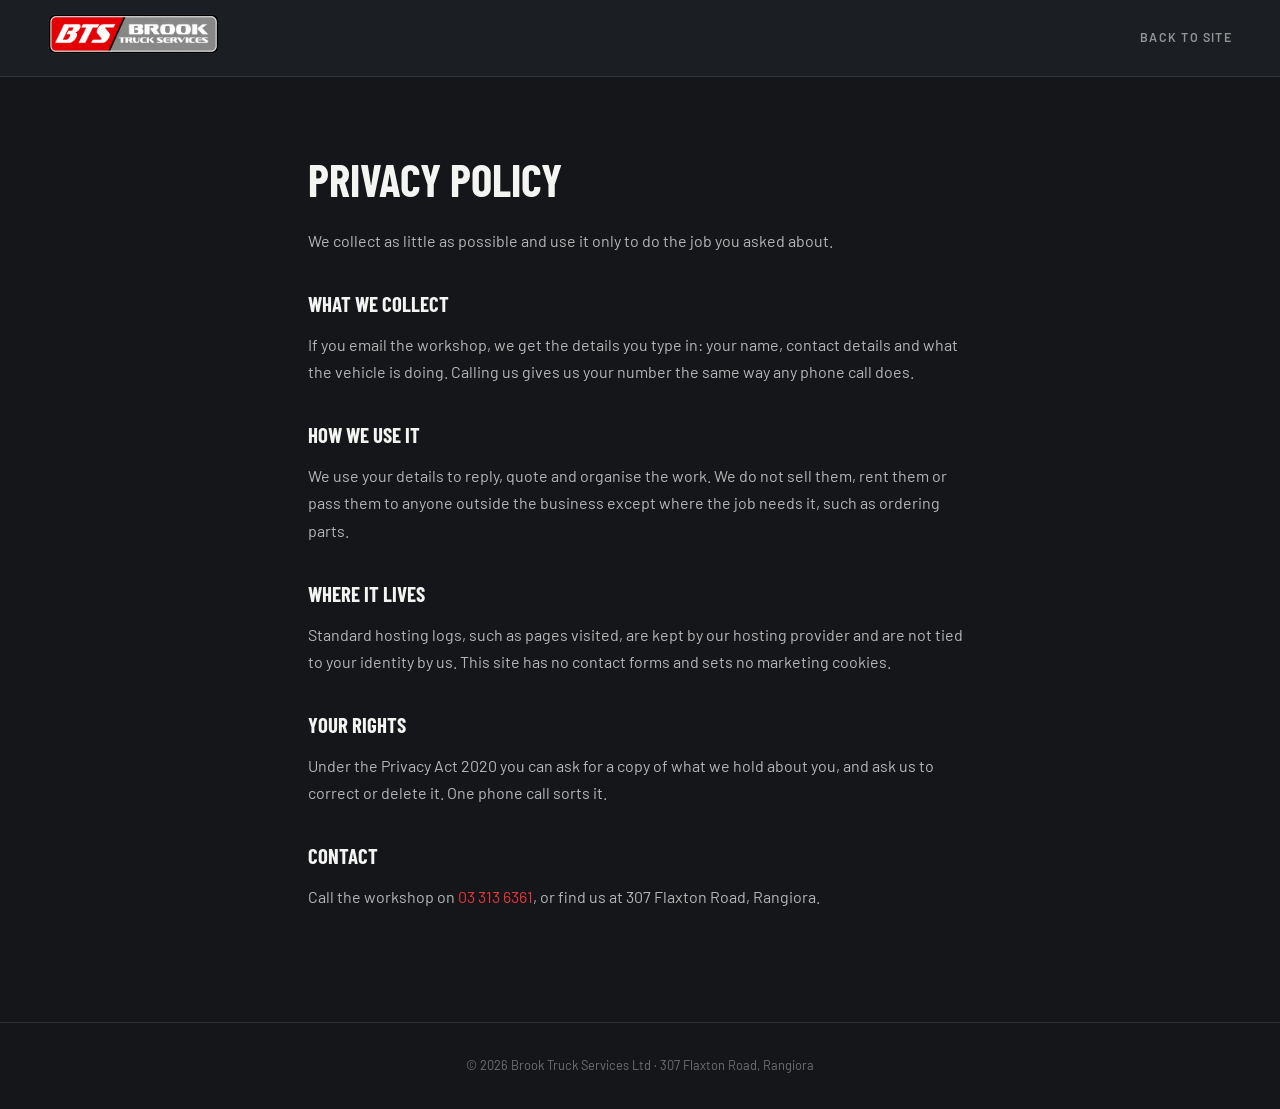
<file: privacy.html>
<!DOCTYPE html>
<html lang="en-NZ">
<head>
<meta charset="UTF-8">
<meta name="viewport" content="width=device-width, initial-scale=1">
<title>Privacy Policy | Brook Truck Services</title>
<meta name="robots" content="noindex">
<meta name="theme-color" content="#141619">
<link rel="icon" href="img/logo-bts.png">
<link rel="preconnect" href="https://fonts.googleapis.com">
<link rel="preconnect" href="https://fonts.gstatic.com" crossorigin>
<link href="https://fonts.googleapis.com/css2?family=Barlow+Condensed:wght@600;700&family=Barlow:wght@400;500;600&display=swap" rel="stylesheet">
<style>
:root{--coal:#141619;--coal2:#1b1e22;--red:#d21f26;--red2:#e8353c;--line:rgba(255,255,255,.1)}
*,*::before,*::after{box-sizing:border-box;margin:0;padding:0}
body{font-family:'Barlow',system-ui,sans-serif;background:var(--coal);color:#f4f5f3;line-height:1.7;-webkit-font-smoothing:antialiased}
a{color:var(--red2);text-decoration:none}
a:hover{text-decoration:underline}
nav{display:flex;align-items:center;justify-content:space-between;gap:16px;padding:.9rem clamp(20px,5vw,3rem);border-bottom:1px solid var(--line);background:var(--coal2)}
nav img{height:40px;width:auto}
.back{font-size:.78rem;font-weight:600;letter-spacing:.1em;text-transform:uppercase;color:rgba(244,245,243,.55)}
.back:hover{color:var(--red2);text-decoration:none}
main{max-width:760px;margin:0 auto;padding:clamp(2.2rem,5vw,4rem) clamp(20px,5vw,3rem)}
h1{font-family:'Barlow Condensed';font-weight:700;font-size:clamp(2rem,5vw,2.8rem);text-transform:uppercase}
h2{font-family:'Barlow Condensed';font-weight:700;font-size:1.3rem;text-transform:uppercase;margin:2rem 0 .5rem}
p{color:rgba(244,245,243,.72);margin-top:.6rem}
footer{text-align:center;padding:2rem 1rem;font-size:.8rem;color:rgba(244,245,243,.4);border-top:1px solid var(--line);margin-top:3rem}
</style>
</head>
<body>
<nav>
  <a href="index.html"><img src="img/logo-bts.png" alt="Brook Truck Services"></a>
  <a class="back" href="index.html">Back to site</a>
</nav>
<main>
  <h1>Privacy Policy</h1>
  <p>We collect as little as possible and use it only to do the job you asked about.</p>
  <h2>What we collect</h2>
  <p>If you email the workshop, we get the details you type in: your name, contact details and what the vehicle is doing. Calling us gives us your number the same way any phone call does.</p>
  <h2>How we use it</h2>
  <p>We use your details to reply, quote and organise the work. We do not sell them, rent them or pass them to anyone outside the business except where the job needs it, such as ordering parts.</p>
  <h2>Where it lives</h2>
  <p>Standard hosting logs, such as pages visited, are kept by our hosting provider and are not tied to your identity by us. This site has no contact forms and sets no marketing cookies.</p>
  <h2>Your rights</h2>
  <p>Under the Privacy Act 2020 you can ask for a copy of what we hold about you, and ask us to correct or delete it. One phone call sorts it.</p>
  <h2>Contact</h2>
  <p>Call the workshop on <a href="tel:+6433136361">03 313 6361</a>, or find us at 307 Flaxton Road, Rangiora.</p>
</main>
<footer>&copy; 2026 Brook Truck Services Ltd &middot; 307 Flaxton Road, Rangiora</footer>
</body>
</html>
</file>
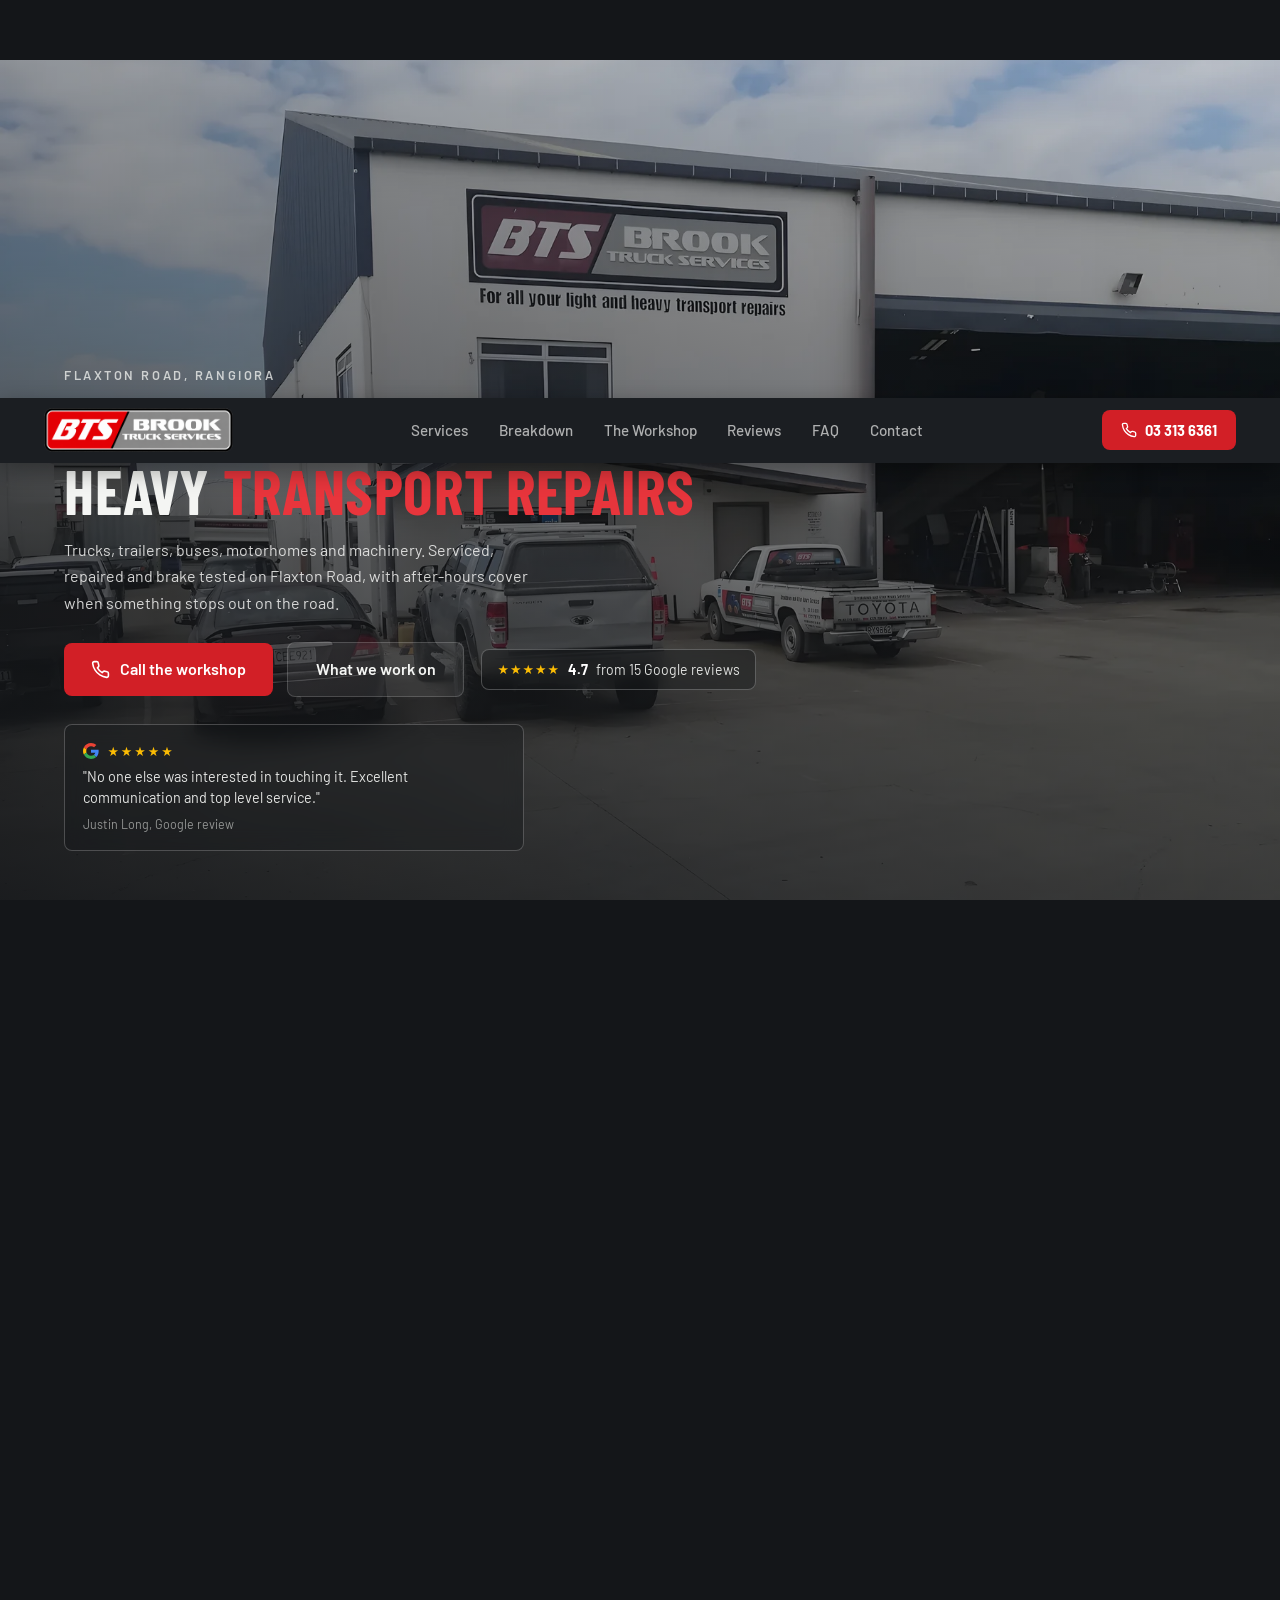
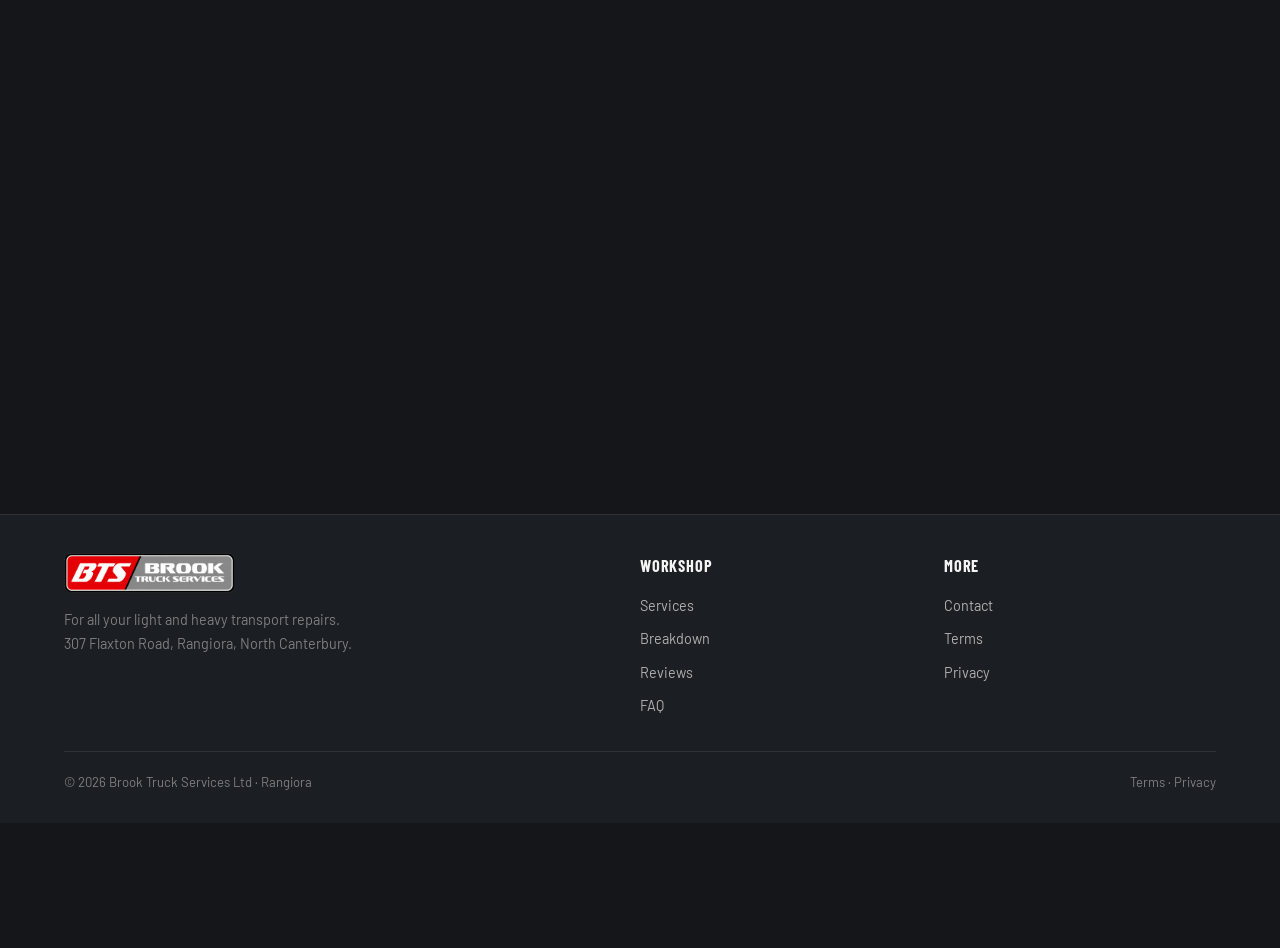
<file: services.html>
<!DOCTYPE html>
<html lang="en-NZ">
<head>
<meta charset="UTF-8">
<meta http-equiv="refresh" content="0;url=/#services">
<link rel="canonical" href="/#services">
<title>Services | Brook Truck Services</title>
</head>
<body><p>Services have moved to the <a href="/#services">home page</a>.</p></body>
</html>
</file>
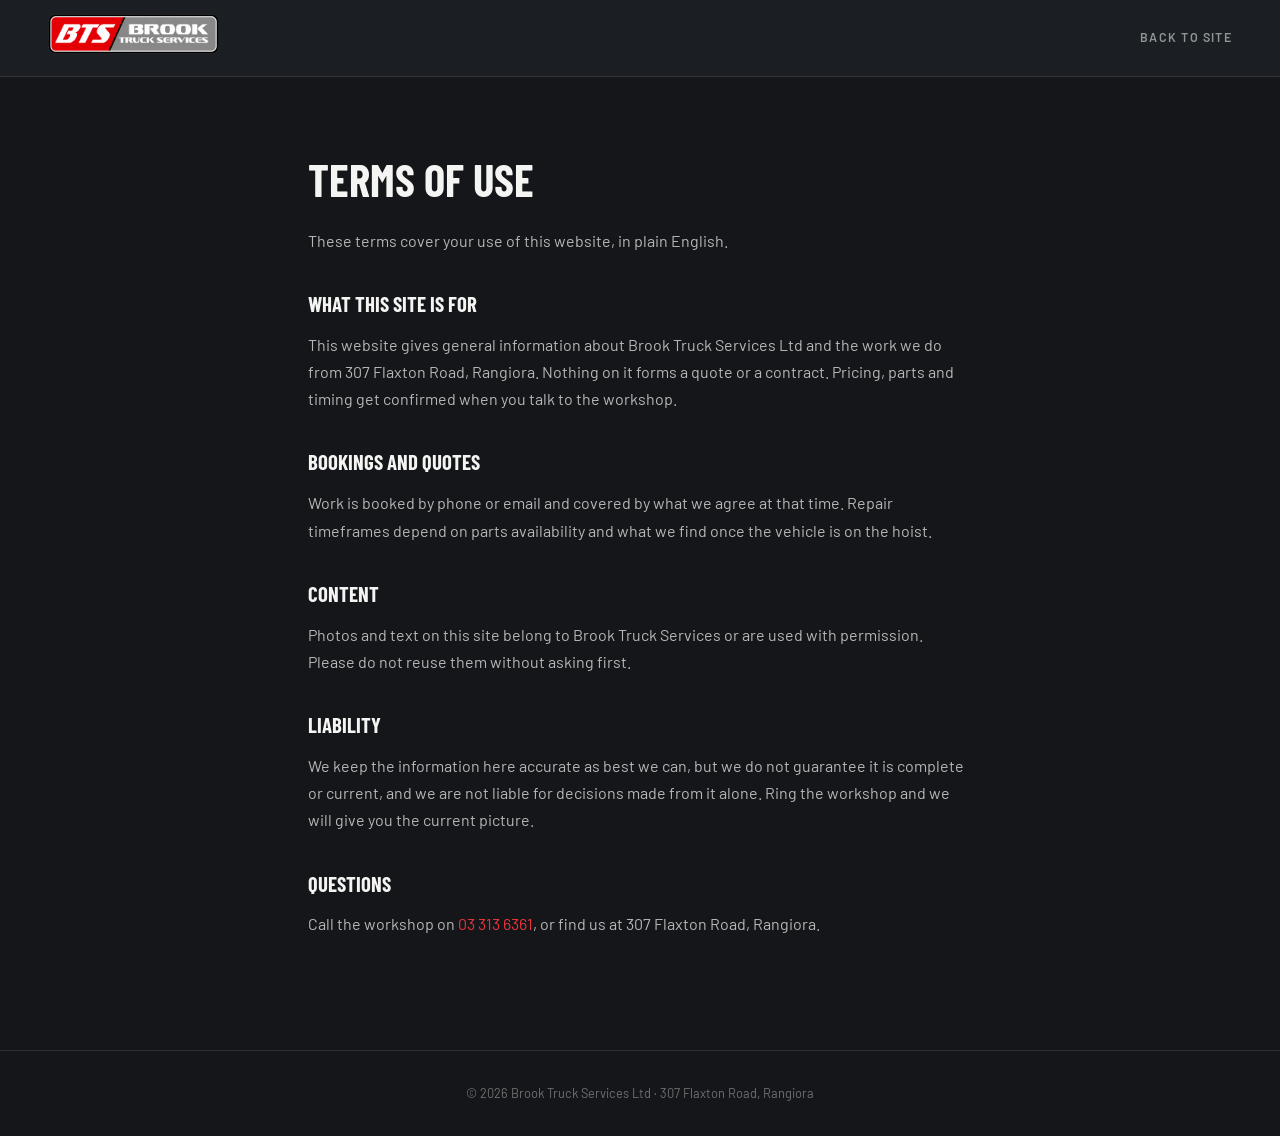
<file: terms.html>
<!DOCTYPE html>
<html lang="en-NZ">
<head>
<meta charset="UTF-8">
<meta name="viewport" content="width=device-width, initial-scale=1">
<title>Terms of Use | Brook Truck Services</title>
<meta name="robots" content="noindex">
<meta name="theme-color" content="#141619">
<link rel="icon" href="img/logo-bts.png">
<link rel="preconnect" href="https://fonts.googleapis.com">
<link rel="preconnect" href="https://fonts.gstatic.com" crossorigin>
<link href="https://fonts.googleapis.com/css2?family=Barlow+Condensed:wght@600;700&family=Barlow:wght@400;500;600&display=swap" rel="stylesheet">
<style>
:root{--coal:#141619;--coal2:#1b1e22;--red:#d21f26;--red2:#e8353c;--line:rgba(255,255,255,.1)}
*,*::before,*::after{box-sizing:border-box;margin:0;padding:0}
body{font-family:'Barlow',system-ui,sans-serif;background:var(--coal);color:#f4f5f3;line-height:1.7;-webkit-font-smoothing:antialiased}
a{color:var(--red2);text-decoration:none}
a:hover{text-decoration:underline}
nav{display:flex;align-items:center;justify-content:space-between;gap:16px;padding:.9rem clamp(20px,5vw,3rem);border-bottom:1px solid var(--line);background:var(--coal2)}
nav img{height:40px;width:auto}
.back{font-size:.78rem;font-weight:600;letter-spacing:.1em;text-transform:uppercase;color:rgba(244,245,243,.55)}
.back:hover{color:var(--red2);text-decoration:none}
main{max-width:760px;margin:0 auto;padding:clamp(2.2rem,5vw,4rem) clamp(20px,5vw,3rem)}
h1{font-family:'Barlow Condensed';font-weight:700;font-size:clamp(2rem,5vw,2.8rem);text-transform:uppercase}
h2{font-family:'Barlow Condensed';font-weight:700;font-size:1.3rem;text-transform:uppercase;margin:2rem 0 .5rem}
p{color:rgba(244,245,243,.72);margin-top:.6rem}
footer{text-align:center;padding:2rem 1rem;font-size:.8rem;color:rgba(244,245,243,.4);border-top:1px solid var(--line);margin-top:3rem}
</style>
</head>
<body>
<nav>
  <a href="index.html"><img src="img/logo-bts.png" alt="Brook Truck Services"></a>
  <a class="back" href="index.html">Back to site</a>
</nav>
<main>
  <h1>Terms of Use</h1>
  <p>These terms cover your use of this website, in plain English.</p>
  <h2>What this site is for</h2>
  <p>This website gives general information about Brook Truck Services Ltd and the work we do from 307 Flaxton Road, Rangiora. Nothing on it forms a quote or a contract. Pricing, parts and timing get confirmed when you talk to the workshop.</p>
  <h2>Bookings and quotes</h2>
  <p>Work is booked by phone or email and covered by what we agree at that time. Repair timeframes depend on parts availability and what we find once the vehicle is on the hoist.</p>
  <h2>Content</h2>
  <p>Photos and text on this site belong to Brook Truck Services or are used with permission. Please do not reuse them without asking first.</p>
  <h2>Liability</h2>
  <p>We keep the information here accurate as best we can, but we do not guarantee it is complete or current, and we are not liable for decisions made from it alone. Ring the workshop and we will give you the current picture.</p>
  <h2>Questions</h2>
  <p>Call the workshop on <a href="tel:+6433136361">03 313 6361</a>, or find us at 307 Flaxton Road, Rangiora.</p>
</main>
<footer>&copy; 2026 Brook Truck Services Ltd &middot; 307 Flaxton Road, Rangiora</footer>
</body>
</html>
</file>
<file: css/style.css>
/* Brook Truck Services — Industrial dark, logo-red accent */
:root{
  --coal:#141619;
  --coal-2:#1b1e22;
  --card:#22262b;
  --line:rgba(255,255,255,.09);
  --line-strong:rgba(255,255,255,.17);
  --text:#f4f5f3;
  --muted:rgba(244,245,243,.68);
  --faint:rgba(244,245,243,.45);
  --red:#d21f26;
  --red-2:#e8353c;
  --radius:8px;
  --ease:cubic-bezier(.16,1,.3,1);
  --shadow:0 22px 54px rgba(0,0,0,.5);
  --shadow-sm:0 10px 26px rgba(0,0,0,.38);
}
*,*::before,*::after{box-sizing:border-box;margin:0;padding:0}
html{scroll-behavior:smooth}
body{
  font-family:'Barlow',system-ui,sans-serif;
  background:var(--coal);color:var(--text);
  line-height:1.65;-webkit-font-smoothing:antialiased;
  overflow-x:hidden;
}
img{max-width:100%;display:block}
a{color:inherit;text-decoration:none}
ul{list-style:none}
:focus-visible{outline:3px solid var(--red-2);outline-offset:3px}
h1,h2,h3{font-family:'Barlow Condensed',sans-serif;font-weight:700;line-height:1.04;letter-spacing:.01em;text-transform:uppercase}
h2{font-size:clamp(2rem,4.6vw,3.2rem)}
h3{font-size:1.3rem}
.container{max-width:1240px;margin:0 auto;padding:0 clamp(20px,4vw,44px)}
.section{padding:clamp(2.8rem,5.5vw,4.4rem) 0}
.section--band{background:var(--coal-2)}
.lede{color:var(--muted);max-width:58ch;margin-top:.9rem;font-size:1.03rem}

/* buttons */
.btn{
  display:inline-flex;align-items:center;justify-content:center;gap:.6rem;
  min-height:52px;padding:.85rem 1.7rem;border-radius:var(--radius);border:0;
  font:inherit;font-weight:600;font-size:1rem;cursor:pointer;
  transition:transform .25s var(--ease),background .25s,border-color .25s,box-shadow .25s;
}
.btn svg{width:19px;height:19px;fill:none;stroke:currentColor;stroke-width:2;stroke-linecap:round;stroke-linejoin:round}
.btn--red{background:var(--red);color:#fff}
.btn--red:hover{background:var(--red-2);transform:translateY(-2px);box-shadow:0 12px 30px rgba(210,31,38,.35)}
.btn--ghost{background:rgba(255,255,255,.07);color:var(--text);border:1px solid var(--line-strong)}
.btn--ghost:hover{background:rgba(255,255,255,.12);transform:translateY(-2px)}
.btn--coal{background:var(--coal);color:var(--text)}
.btn--coal:hover{background:#0e1013;transform:translateY(-2px)}
.btn:active{transform:translateY(0) scale(.98)}

/* nav */
.nav{
  position:fixed;top:0;left:0;right:0;z-index:60;
  background:var(--coal-2);transition:box-shadow .35s;
}
.nav.is-scrolled{box-shadow:0 10px 30px rgba(0,0,0,.45)}
.nav-inner{
  display:flex;align-items:center;justify-content:space-between;gap:1rem;
  padding:.65rem clamp(20px,4vw,44px);
}
.nav-logo img{height:44px;width:auto}
.nav-links{display:flex;gap:clamp(1rem,2.4vw,2rem);align-items:center}
.nav-links a{font-size:.95rem;font-weight:500;color:var(--muted);transition:color .2s}
.nav-links a:hover{color:var(--text)}
.nav-call{
  display:inline-flex;align-items:center;gap:.5rem;background:var(--red);color:#fff;
  font-weight:700;font-size:.92rem;height:40px;padding:0 1.2rem;line-height:1;border-radius:var(--radius);
  transition:background .25s,transform .25s;
}
.nav-call:hover{background:var(--red-2);transform:translateY(-1px)}
.nav-call svg{width:16px;height:16px;fill:none;stroke:currentColor;stroke-width:2}
.nav-toggle{display:none;background:none;border:0;cursor:pointer;color:var(--text);width:44px;height:44px;align-items:center;justify-content:center}
.nav-toggle svg{width:26px;height:26px;fill:none;stroke:currentColor;stroke-width:2;stroke-linecap:round}
.mobile-menu{display:none}

/* hero */
.hero{position:relative;margin-top:60px;min-height:calc(100svh - 60px);display:flex;align-items:flex-end;isolation:isolate}
.hero-bg{position:absolute;inset:0;z-index:-2;background:var(--coal-2)}
.hero-bg img{
  position:absolute;inset:0;width:100%;height:100%;object-fit:cover;object-position:center 38%;
  opacity:0;transition:opacity 1.4s var(--ease);
}
.hero-bg img.is-active{opacity:1}
.hero::before{
  content:"";position:absolute;inset:0;z-index:-1;
  background:linear-gradient(198deg,rgba(20,22,25,.14) 0%,rgba(20,22,25,.56) 52%,rgba(20,22,25,.94) 100%);
}
.hero-inner{width:100%;padding-bottom:clamp(2.4rem,5.5vh,4rem)}
.hero-eyebrow{
  font-size:.8rem;font-weight:600;letter-spacing:.2em;text-transform:uppercase;
  color:rgba(244,245,243,.75);
}
.hero h1{font-size:clamp(2.4rem,5.2vw,3.9rem);max-width:24ch;margin-top:.4rem}
.hero h1 em{font-style:normal;color:var(--red-2)}
.hero-sub{color:rgba(244,245,243,.85);font-size:1rem;max-width:52ch;margin-top:.9rem}
.hero-cta{display:flex;gap:.9rem;flex-wrap:wrap;align-items:center;margin-top:1.6rem}
.hero-badge{
  display:inline-flex;align-items:center;gap:.5rem;margin-left:.2rem;
  padding:.5rem .95rem;border-radius:var(--radius);
  background:rgba(20,22,25,.42);backdrop-filter:blur(9px);
  border:1px solid rgba(255,255,255,.24);
  font-size:.88rem;color:rgba(244,245,243,.9);
}
.hero-badge strong{color:#fff}
.hero-badge .stars{color:#fbbc04;letter-spacing:1px;font-size:.8rem}

/* rotating review chip */
.hero-review{
  margin-top:1.7rem;max-width:460px;display:grid;
  background:rgba(20,22,25,.34);backdrop-filter:blur(10px);
  border:1px solid rgba(255,255,255,.22);border-radius:var(--radius);
  padding:.95rem 1.15rem;
}
.hero-review-item{grid-area:1/1;opacity:0;transform:translateY(8px);transition:opacity .6s var(--ease),transform .6s var(--ease);pointer-events:none}
.hero-review-item.is-active{opacity:1;transform:none;pointer-events:auto}
.hero-review-head{display:flex;align-items:center;gap:.5rem}
.g-mark{width:16px;height:16px;flex-shrink:0}
.hero-review-stars{color:#fbbc04;font-size:.8rem;letter-spacing:2px}
.hero-review-text{font-size:.9rem;color:rgba(244,245,243,.92);line-height:1.5;margin-top:.25rem}
.hero-review-name{font-size:.78rem;color:rgba(244,245,243,.55);margin-top:.3rem}

/* services — photo cards */
.svc-grid{display:grid;grid-template-columns:repeat(3,1fr);gap:16px;margin-top:1.8rem}
.svc-card{
  background:var(--card);border:1px solid var(--line);border-radius:var(--radius);
  overflow:hidden;display:flex;flex-direction:column;
  transition:transform .35s var(--ease),border-color .35s;
}
.svc-card:hover{transform:translateY(-4px);border-color:rgba(210,31,38,.55)}
.svc-card img{width:100%;aspect-ratio:16/9;object-fit:cover;filter:saturate(.85) contrast(1.04)}
.svc-card-body{padding:1.15rem 1.2rem 1.35rem}
.svc-tag{
  display:inline-flex;align-items:center;gap:.45rem;
  font-size:.72rem;font-weight:700;letter-spacing:.14em;text-transform:uppercase;color:var(--red-2);
}
.svc-tag svg{width:14px;height:14px;fill:none;stroke:currentColor;stroke-width:2.2;stroke-linecap:round;stroke-linejoin:round}
.svc-card h3{margin-top:.45rem}
.svc-card p{color:var(--muted);font-size:.93rem;margin-top:.45rem;line-height:1.55}

/* breakdown band */
.breakdown{background:var(--red);color:#fff}
.breakdown-inner{
  display:flex;align-items:center;justify-content:space-between;gap:1.5rem;flex-wrap:wrap;
  padding:clamp(1.8rem,3.6vw,2.6rem) 0;
}
.breakdown h2{font-size:clamp(1.5rem,3vw,2.2rem)}
.breakdown p{margin-top:.3rem;color:rgba(255,255,255,.85);max-width:52ch}
.breakdown .btn--coal{white-space:nowrap}

/* about */
.about{display:grid;grid-template-columns:1fr 1.05fr;gap:clamp(2rem,5vw,4rem);align-items:center}
.about-media{position:relative}
.about-media img{width:100%;height:auto;border-radius:var(--radius);box-shadow:var(--shadow);filter:saturate(.85) contrast(1.04)}
.about-tag{
  position:absolute;left:14px;bottom:14px;background:var(--red);color:#fff;
  padding:.55rem .9rem;border-radius:var(--radius);
  font-family:'Barlow Condensed';font-weight:700;font-size:1rem;line-height:1.15;text-transform:uppercase;letter-spacing:.03em;
}
.about-tag small{display:block;font-family:'Barlow';font-weight:500;font-size:.74rem;text-transform:none;letter-spacing:0;color:rgba(255,255,255,.85)}
.about p{color:var(--muted);margin-top:.9rem}
.about-points{margin-top:1.3rem;display:grid;gap:.7rem}
.about-points li{display:flex;gap:.7rem;align-items:flex-start;font-size:.98rem}
.about-points svg{width:19px;height:19px;flex-shrink:0;margin-top:3px;fill:none;stroke:var(--red-2);stroke-width:2.4;stroke-linecap:round;stroke-linejoin:round}

/* crew */
.crew-grid{display:grid;grid-template-columns:repeat(3,1fr);gap:16px;margin-top:1.8rem}
.crew-card{
  background:var(--card);border:1px solid var(--line);border-radius:var(--radius);
  padding:1.4rem 1.3rem;transition:transform .35s var(--ease),border-color .35s;
}
.crew-card:hover{transform:translateY(-4px);border-color:rgba(210,31,38,.5)}
.crew-ini{
  width:48px;height:48px;border-radius:var(--radius);background:rgba(210,31,38,.16);
  border:1px solid rgba(210,31,38,.45);color:var(--red-2);
  display:grid;place-items:center;font-family:'Barlow Condensed';font-weight:700;font-size:1.15rem;margin-bottom:.7rem;
}
.crew-role{color:var(--red-2);font-size:.75rem;font-weight:700;letter-spacing:.12em;text-transform:uppercase;margin-top:.2rem}
.crew-card p{color:var(--muted);font-size:.92rem;margin-top:.55rem;line-height:1.55}

/* reviews */
.rev-head{display:flex;align-items:flex-end;justify-content:space-between;gap:1.5rem;flex-wrap:wrap}
.rev-score{display:flex;align-items:center;gap:.9rem}
.rev-score .big{font-family:'Barlow Condensed';font-weight:700;font-size:3rem;line-height:1}
.rev-score .stars{color:#fbbc04;letter-spacing:2px}
.rev-score .meta{color:var(--faint);font-size:.85rem}
.reviews-grid{display:grid;grid-template-columns:repeat(2,1fr);gap:16px;margin-top:1.8rem}
.review-card{
  background:var(--card);border:1px solid var(--line);border-radius:var(--radius);
  padding:1.4rem 1.4rem;display:flex;flex-direction:column;gap:.7rem;
}
.review-stars{color:#fbbc04;letter-spacing:3px;font-size:.9rem}
.review-card blockquote{color:var(--muted);font-size:.95rem;line-height:1.6;flex:1}
.review-card cite{font-style:normal;font-weight:600;font-size:.9rem;display:flex;align-items:center;gap:.5rem}
.review-card cite .g-mark{width:14px;height:14px}
.gbtn{
  display:inline-flex;align-items:center;gap:.6rem;margin-top:1.6rem;
  border:1px solid var(--line-strong);border-radius:var(--radius);padding:.8rem 1.4rem;
  font-weight:600;font-size:.95rem;transition:border-color .25s,background .25s,transform .25s;
}
.gbtn:hover{border-color:var(--red);background:rgba(210,31,38,.08);transform:translateY(-2px)}
.gbtn .g-mark{width:18px;height:18px}

/* contact — one box, map left */
.contact-wrap{
  display:grid;grid-template-columns:1.05fr 1fr;gap:0;
  background:var(--coal-2);border:1px solid var(--line);border-radius:var(--radius);
  overflow:hidden;max-width:1120px;margin:1.8rem auto 0;
}
.contact-map iframe{width:100%;height:100%;min-height:460px;border:0;display:block;filter:saturate(.85) contrast(1.03)}
.contact-info{padding:clamp(1.8rem,4vw,2.8rem);display:flex;flex-direction:column;gap:1rem}
.contact-info h2{font-size:clamp(1.7rem,3.2vw,2.3rem)}
.contact-info > p{color:var(--muted)}
.contact-buttons{display:grid;gap:.7rem;margin-top:.3rem}
.contact-buttons .btn{width:100%}
.contact-list{display:grid;gap:.85rem;margin-top:.4rem}
.contact-list li{display:flex;gap:.8rem;align-items:flex-start}
.contact-list svg{width:19px;height:19px;flex-shrink:0;margin-top:3px;fill:none;stroke:var(--red-2);stroke-width:2;stroke-linecap:round;stroke-linejoin:round}
.contact-list strong{display:block;font-size:.92rem}
.contact-list span{color:var(--faint);font-size:.85rem}
.socials{display:flex;gap:.7rem}
.socials a{
  width:38px;height:38px;border-radius:var(--radius);border:1px solid var(--line-strong);
  display:grid;place-items:center;transition:border-color .25s,background .25s;
}
.socials a:hover{border-color:var(--red);background:rgba(210,31,38,.1)}
.socials svg{width:17px;height:17px;fill:var(--muted)}

/* footer */
footer{border-top:1px solid var(--line);background:var(--coal-2);padding:2.4rem 0 1.8rem;margin-top:clamp(2rem,4vw,3rem)}
.footer-grid{display:grid;grid-template-columns:2fr 1fr 1fr;gap:2rem}
.footer-grid h4{font-family:'Barlow Condensed';font-size:1.02rem;text-transform:uppercase;letter-spacing:.05em;margin-bottom:.7rem}
.footer-grid p{color:var(--faint);font-size:.9rem;max-width:36ch}
.footer-grid ul{display:grid;gap:.45rem}
.footer-grid ul a{color:var(--muted);font-size:.9rem;transition:color .2s}
.footer-grid ul a:hover{color:var(--red-2)}
.footer-logo{height:40px;width:auto;margin-bottom:.9rem}
.footer-bottom{
  display:flex;justify-content:space-between;gap:1rem;flex-wrap:wrap;
  margin-top:2rem;padding-top:1.3rem;border-top:1px solid var(--line);
  color:var(--faint);font-size:.82rem;
}
.footer-bottom a:hover{color:var(--red-2)}

/* accreditations */
.accred{display:flex;align-items:center;gap:1.2rem;margin-top:1.5rem;flex-wrap:wrap}
.accred img{height:64px;width:auto}

/* faq */
.faq-list{display:grid;gap:10px;margin-top:1.8rem;max-width:900px}
.faq-item{background:var(--card);border:1px solid var(--line);border-radius:var(--radius);transition:border-color .3s}
.faq-item[open]{border-color:rgba(210,31,38,.5)}
.faq-item summary{
  list-style:none;cursor:pointer;display:flex;justify-content:space-between;align-items:center;gap:1rem;
  padding:1.05rem 1.25rem;font-weight:600;font-size:1.02rem;
}
.faq-item summary::-webkit-details-marker{display:none}
.faq-item summary svg{width:20px;height:20px;flex-shrink:0;fill:none;stroke:var(--red-2);stroke-width:2.4;stroke-linecap:round;stroke-linejoin:round;transition:transform .3s var(--ease)}
.faq-item[open] summary svg{transform:rotate(180deg)}
.faq-item p{color:var(--muted);padding:0 1.25rem 1.15rem;font-size:.95rem;max-width:70ch}

/* reveal */
.reveal{opacity:0;transform:translateY(24px);transition:opacity .8s var(--ease),transform .8s var(--ease)}
.reveal.is-in{opacity:1;transform:none}

@media (prefers-reduced-motion:reduce){
  html{scroll-behavior:auto}
  *,*::before,*::after{transition:none!important;animation:none!important}
  .reveal{opacity:1;transform:none}
}

/* responsive */
@media (max-width:1000px){
  .svc-grid,.crew-grid{grid-template-columns:repeat(2,1fr)}
  .reviews-grid{grid-template-columns:1fr}
  .about{grid-template-columns:1fr}
  .contact-wrap{grid-template-columns:1fr}
  .contact-map iframe{min-height:320px}
  .contact-map{order:2}
  .contact-info{order:1}
  .footer-grid{grid-template-columns:1fr 1fr}
}
@media (max-width:720px){
  .nav-links{display:none}
  .nav-toggle{display:flex}
  .nav-call span{display:none}
  .nav-call{padding:0 .85rem}
  .nav-logo img{height:36px}
  .mobile-menu{
    display:block;position:fixed;top:60px;left:12px;right:12px;z-index:59;
    background:var(--coal-2);border:1px solid var(--line);border-radius:var(--radius);
    padding:8px;box-shadow:var(--shadow);
    transform:translateY(-14px);opacity:0;pointer-events:none;
    transition:transform .3s var(--ease),opacity .3s var(--ease);
  }
  .mobile-menu.is-open{transform:none;opacity:1;pointer-events:auto}
  .mobile-menu a{display:block;padding:.85rem 1rem;border-radius:var(--radius);font-weight:500}
  .mobile-menu a:hover{background:rgba(255,255,255,.06)}
  .hero-cta .btn{width:100%}
  .hero-badge{margin-left:0}
  .svc-grid,.crew-grid{grid-template-columns:1fr}
  .footer-grid{grid-template-columns:1fr}
  .breakdown-inner{flex-direction:column;align-items:flex-start}
  .breakdown .btn{width:100%}
}
</file>
